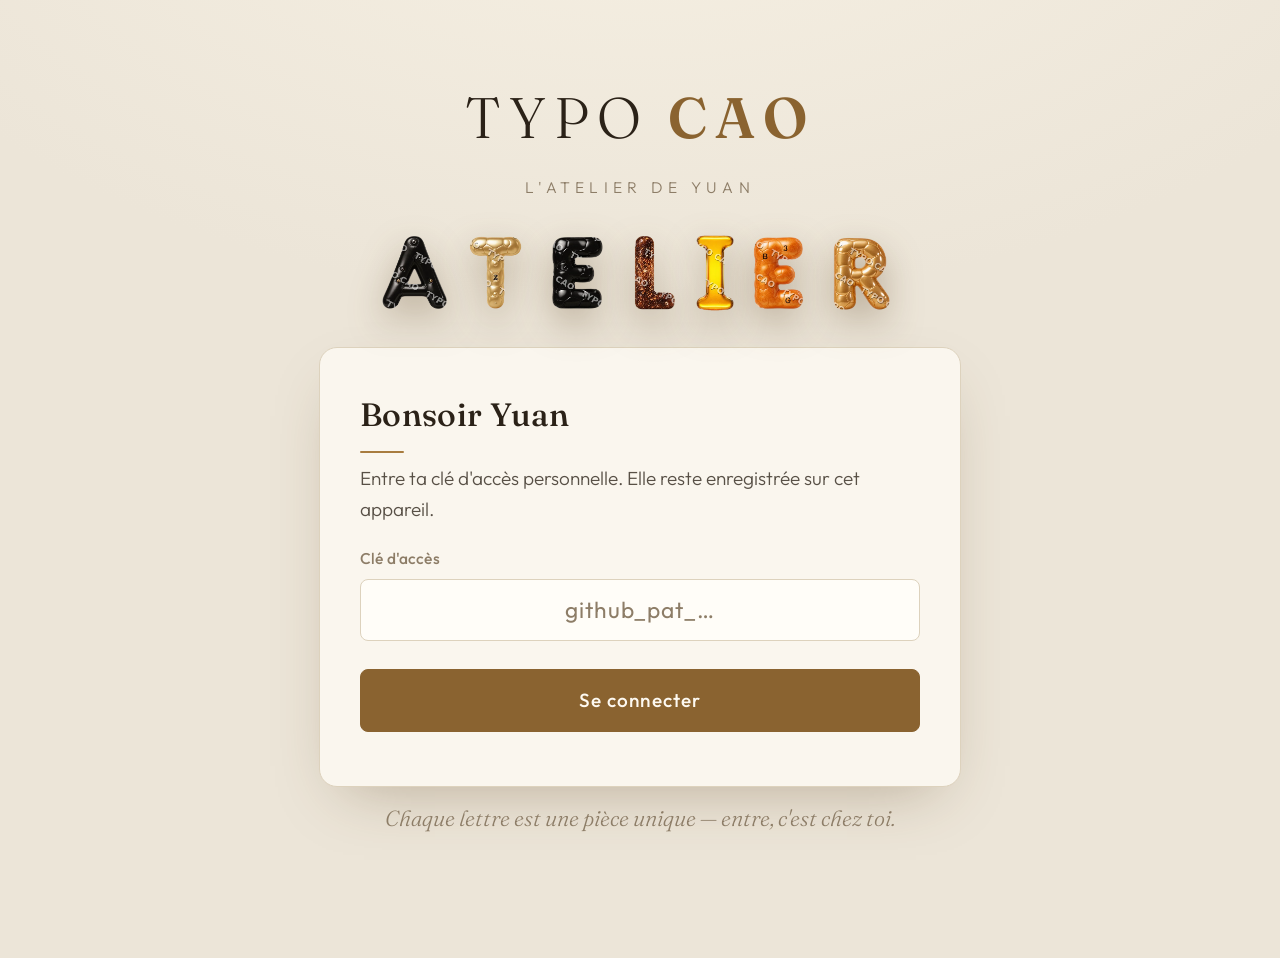
<file: admin.html>
<!doctype html>
<html lang="fr">
<head>
<meta charset="utf8">
<meta name="viewport" content="width=device-width,initial-scale=1">
<title data-i18n="doc.titre">Atelier Typo Cao</title>
<link rel="stylesheet" href="ui.css">
<script src="ui.js"></script>
<script src="i18n-atelier.js"></script>
<script src="courrier-atelier.js"></script>
<link rel="stylesheet" href="https://fonts.googleapis.com/css2?family=Fraunces:opsz,wght@9..144,300;9..144,500;9..144,600&family=Outfit:wght@300;400;500;600&display=swap">
<style>
:root{
  --bg:#ece5d8; --surface:#faf6ee; --fg:#2b2218; --muted:#8d7d67;
  --gold:#a87c3f; --gold-deep:#8a6330; --line:#ddd2bd; --ok:#3d7a46; --err:#a33b2e;
  --ombre:0 24px 60px -24px rgba(90,62,28,.35);
  --display:"Fraunces",Georgia,serif; --body:"Outfit",system-ui,sans-serif;
}
html{font-size:19px}
body{margin:0;background:var(--bg);background-image:radial-gradient(1200px 700px at 50% -200px,#f7f1e4,var(--bg) 72%);color:var(--fg);font-family:var(--body);font-weight:300;line-height:1.65;padding-inline:16px;min-height:100vh}
.wrap{max-width:900px;margin:0 auto;padding-block:40px 90px}
h1{font-family:var(--display);font-weight:300;letter-spacing:.14em;font-size:clamp(2.2rem,6vw,3rem);margin:0}
h1 b{color:var(--gold-deep);font-weight:600}
h2{font-family:var(--display);font-weight:500;font-size:1.55rem;margin:0 0 6px;letter-spacing:.01em}
h2::after{content:"";display:block;width:44px;height:2px;background:var(--gold);margin-top:10px;border-radius:2px}
.sub{color:var(--muted);font-size:.82rem;letter-spacing:.34em;text-transform:uppercase;margin-top:10px}
section{background:var(--surface);border:1px solid var(--line);border-radius:14px;padding:34px 34px 38px;margin-top:28px;box-shadow:0 1px 0 #fffdf8 inset}
@media (max-width:640px){section{padding:24px 20px 28px}}
/* ---- journal des visites & connexions ---- */
.chips{display:flex;flex-wrap:wrap;gap:10px;margin:14px 0 4px}
.chip{background:#faf6ec;border:1px solid var(--line);border-radius:999px;padding:8px 18px;font-size:.95rem}
.chip b{font-weight:600;color:var(--gold-deep)}
.chip.alerte{background:#fdf0ee;border-color:#e8c4bc;color:#8c3b2e}
.chip.alerte b{color:#a63d2a}
.graph{display:flex;align-items:flex-end;gap:5px;height:110px;margin:18px 2px 4px;border-bottom:1px solid var(--line);padding-bottom:0}
.graph .barre{flex:1;min-width:8px;background:linear-gradient(180deg,#d9b25e,#c09540);border-radius:3px 3px 0 0;position:relative;min-height:2px}
.graph .barre.vide{background:#eee5d2}
.graph .barre span{position:absolute;top:-21px;left:50%;transform:translateX(-50%);font-size:.78rem;color:#8a7f6a;white-space:nowrap}
.graph-legende{display:flex;gap:5px;margin-bottom:10px}
.graph-legende i{flex:1;min-width:8px;font-style:normal;font-size:.74rem;color:#a89a7f;text-align:center}
.conn-liste{margin-top:8px;border-top:1px solid var(--line)}
.conn{display:flex;flex-wrap:wrap;gap:4px 14px;align-items:baseline;padding:10px 4px;border-bottom:1px solid var(--line);font-size:.95rem}
.conn .quand{color:#8a7f6a;font-variant-numeric:tabular-nums;min-width:138px}
.conn .quoi{font-weight:500}
.conn .detail{color:#8a7f6a}
.conn.ok .quoi{color:#4a6b3a}
.conn.alerte{background:#fdf0ee;border-radius:6px}
.conn.alerte .quoi{color:#a63d2a}
.hint{color:var(--fg);opacity:.78;font-size:1rem;margin:10px 0 20px;max-width:56ch}



/* boutons et champs : voir ui.css — ici, seulement ce qui est propre à l'atelier */







/* ---- écran de connexion : l'entrée de l'atelier ---- */
.porte{min-height:92vh;display:flex;flex-direction:column;align-items:center;justify-content:center;text-align:center}
.lettres{display:flex;align-items:flex-end;justify-content:center;gap:.3rem;margin:34px 0 10px;flex-wrap:wrap}
.lettres img{height:clamp(44px,9vw,76px);width:auto;filter:drop-shadow(0 14px 18px rgba(90,62,28,.35))}
@media (prefers-reduced-motion:no-preference){
  .lettres img{animation:entree .6s cubic-bezier(.2,.9,.3,1.35) both;animation-delay:calc(var(--i)*90ms)}
  @keyframes entree{from{opacity:0;transform:translateY(22px) scale(.82)}to{opacity:1;transform:none}}
}
.porte-carte{width:min(560px,100%);background:var(--surface);border:1px solid var(--line);border-radius:18px;padding:40px 40px 44px;margin-top:26px;box-shadow:var(--ombre);text-align:left}
@media (max-width:640px){.porte-carte{padding:28px 22px 32px}}
.porte-carte h2{font-size:1.7rem}
.porte-carte input{min-height:var(--ctl-h-lg);font-size:1.2rem;letter-spacing:.04em;text-align:center}
.porte-carte button{width:100%;min-height:var(--ctl-h-lg);font-size:1rem;margin-top:8px}
.bienvenue{font-family:var(--display);font-weight:300;font-size:1.15rem;color:var(--muted);margin:14px 0 0;font-style:italic}
.row{display:flex;gap:10px;align-items:center;flex-wrap:wrap}
.tarif-row{display:grid;grid-template-columns:1.2fr 110px 100px 100px 1.4fr auto;gap:10px;margin-bottom:10px;align-items:center}
.tarif-row .t-montant,.tarif-row .t-yuan{text-align:right}
.qr-grille{display:grid;grid-template-columns:repeat(auto-fit,minmax(190px,1fr));gap:14px}
.qr-case{border:1px solid var(--line);border-radius:8px;padding:12px;background:#fffdf8;display:flex;flex-direction:column;gap:8px;align-items:center;text-align:center}
.qr-case b{font-weight:500;font-size:.92rem}
.qr-case .cadre{width:100%;aspect-ratio:1;border-radius:6px;background:#f3ece0;display:grid;place-items:center;overflow:hidden}
.qr-case .cadre img{width:100%;height:100%;object-fit:contain}
.qr-case .cadre span{color:var(--muted);font-size:.84rem}
.qr-case .row{justify-content:center}
.qr-case input[type=file]{font-size:.82rem}
@media (max-width:640px){.tarif-row{grid-template-columns:1fr 1fr;grid-auto-rows:auto}}
.mat-grid{display:grid;grid-template-columns:repeat(auto-fill,minmax(130px,1fr));gap:12px}
.mat{border:1px solid var(--line);border-radius:6px;padding:8px;background:#fffdf8;display:flex;flex-direction:column;gap:6px}
.mat img{height:76px;object-fit:contain}
.mat input{min-height:var(--ctl-h-sm);font-size:.88rem;padding:.4em .6em}
.coll-row{display:flex;gap:10px;align-items:center;border:1px solid var(--line);border-radius:6px;padding:10px 12px;margin-bottom:8px;background:#fffdf8}
.coll-row img{height:44px}
.avis-admin{display:flex;flex-direction:column;gap:10px}
.avis-card{border:1px solid var(--line);border-radius:6px;padding:12px 14px;background:#fffdf8}
.avis-card.publie{border-color:var(--ok)}
.avis-card .tete{display:flex;gap:10px;align-items:baseline;flex-wrap:wrap}
.avis-card .nom{font-weight:500}
.avis-card .note{color:var(--gold-deep);letter-spacing:2px}
.avis-card .quand{color:var(--muted);font-size:.82rem}
.avis-card .etat{margin-left:auto;font-size:.7rem;letter-spacing:.12em;text-transform:uppercase;color:var(--muted)}
.avis-card.publie .etat{color:var(--ok)}
.avis-card .texte{margin:6px 0 10px;font-size:.88rem}
.media-liste{display:flex;flex-direction:column;gap:10px}
.media-card{display:grid;grid-template-columns:auto 1fr auto;gap:14px;align-items:center;border:1px solid var(--line);border-radius:8px;padding:12px 14px;background:#fffdf8}
.media-card .vignette{width:96px;height:72px;object-fit:cover;border-radius:4px;background:#2b2218;box-shadow:0 6px 14px -6px rgba(90,62,28,.5)}
.media-card .titre{font-weight:500}
.media-card .det{color:var(--muted);font-size:.86rem}
.media-card .actions{display:flex;gap:8px;flex-wrap:wrap;justify-content:flex-end}
.media-card .liens{grid-column:1/-1;font-size:.86rem;display:flex;flex-direction:column;gap:6px}
.media-card .liens div{display:flex;gap:10px;align-items:center;flex-wrap:wrap}
.media-card .liens code{background:#f3ece0;padding:4px 8px;border-radius:4px;font-size:.84rem;user-select:all}
.media-card .liens .vieux{opacity:.55;text-decoration:line-through}
.media-form{display:grid;grid-template-columns:1fr 1fr 1fr;gap:0 14px}
.media-form .large{grid-column:1/-1}
.media-form label.f{margin-top:12px}
@media (max-width:760px){.media-form{grid-template-columns:1fr}.media-card{grid-template-columns:auto 1fr}.media-card .actions{grid-column:1/-1;justify-content:flex-start}}
.status{position:fixed;left:50%;bottom:18px;transform:translateX(-50%);background:var(--fg);color:#fdf9f1;border-radius:6px;padding:10px 20px;font-size:.85rem;max-width:90vw;z-index:9}
.status.err{background:var(--err)}
.status.ok{background:var(--ok)}
.savebar{position:sticky;bottom:0;background:var(--surface);border:1px solid var(--line);border-radius:8px;padding:14px 20px;margin-top:22px;display:flex;gap:12px;align-items:center;flex-wrap:wrap}
.savebar .note{color:var(--muted);font-size:.88rem}
.topbar{display:flex;align-items:baseline;gap:16px;flex-wrap:wrap}
.topbar h1{font-size:1.7rem}
.topbar .right{margin-left:auto}
.langues{display:inline-flex;border:1px solid var(--line);border-radius:999px;overflow:hidden;background:var(--surface);flex:none}
.langues button{min-height:var(--ctl-h-sm);padding:0 .9em;border:0;border-radius:0;background:transparent;color:var(--muted);font-size:.8rem}
.langues button:hover{background:rgba(168,124,63,.1);color:var(--gold-deep);border-color:transparent}
.langues button.on{background:var(--gold-deep);color:#fdf9f1}
/* nouveautés */
.nouveautes{margin-top:18px;padding:22px 26px;border-radius:12px;background:#fffdf8;border:1px solid var(--gold);box-shadow:0 10px 30px -18px rgba(90,62,28,.5)}
.nv-tete{display:flex;align-items:baseline;gap:12px;flex-wrap:wrap}
.nv-tete b{font-weight:500;font-size:1.15rem}
.nv-pastille{background:var(--gold-deep);color:#fdf9f1;border-radius:999px;padding:3px 11px;font-size:.72rem;letter-spacing:.1em;text-transform:uppercase;flex:none}
.nv-date{color:var(--muted);font-size:.86rem;margin-left:auto}
.nouveautes ul{margin:14px 0 16px;padding-left:1.1em;line-height:1.75}
.nouveautes li{margin-bottom:6px}
.nv-lien{margin:14px 0 0;text-align:right}
.nv-lien a{color:var(--muted);font-size:.88rem}
.nv-lien a:hover{color:var(--gold-deep)}
.modal-nv{position:fixed;inset:0;background:rgba(43,34,24,.5);display:flex;align-items:center;justify-content:center;z-index:40;padding:20px;box-sizing:border-box}
.nv-panneau{background:var(--surface);border:1px solid var(--line);border-radius:14px;max-width:760px;width:100%;max-height:88vh;overflow-y:auto;padding:28px 32px;box-sizing:border-box;box-shadow:0 30px 70px rgba(90,62,28,.35)}
.nv-panneau-tete{display:flex;align-items:center;gap:16px}
.nv-panneau-tete h2{margin:0;flex:1}
.nv-entree{border-top:1px solid var(--line);margin-top:18px;padding-top:16px}
.nv-entree:first-of-type{border-top:0}
.nv-entree .nv-tete b{font-size:1.02rem}
.nv-entree ul{margin:10px 0 0;padding-left:1.1em;line-height:1.7;color:var(--fg)}
html[lang="zh-Hans"] .nv-pastille{letter-spacing:.04em}
@media (max-width:640px){.nouveautes{padding:18px 18px}.nv-panneau{padding:22px 18px}.nv-date{margin-left:0;width:100%}}
html[lang="zh-Hans"] label.f{letter-spacing:.02em;text-transform:none;font-size:.85rem}
html[lang="zh-Hans"] button,html[lang="zh-Hans"] .onglets button{letter-spacing:.02em}
html[lang="zh-Hans"] .sub{letter-spacing:.08em}
.progress{font-size:.9rem;color:var(--gold-deep)}
/* ---- tableau de bord à onglets, écran fixe ---- */
body.dash{height:100vh;overflow:hidden}
body.dash .wrap{height:100vh;padding-block:18px 0;display:flex;flex-direction:column;box-sizing:border-box}
#dashView{display:flex;flex-direction:column;flex:1;min-height:0}
.onglets{display:flex;gap:4px;margin-top:16px;border-bottom:1px solid var(--line);overflow-x:auto;scrollbar-width:none;flex-shrink:0}
.onglets::-webkit-scrollbar{display:none}
.onglets button{appearance:none;min-height:3rem;padding:0 1em;background:none;border:0;border-bottom:2px solid transparent;margin-bottom:-1px;font:inherit;font-size:.92rem;font-weight:400;color:var(--muted);white-space:nowrap;letter-spacing:.01em;border-radius:0}
.onglets button:hover{color:var(--fg);background:none;transform:none;box-shadow:none}
.onglets button.actif{color:var(--gold-deep);font-weight:500;border-bottom-color:var(--gold)}
.onglets button .n{display:inline-block;min-width:18px;padding:0 5px;margin-left:6px;border-radius:999px;background:#efe6d3;color:var(--gold-deep);font-size:.7rem;font-weight:600;line-height:18px;text-align:center;vertical-align:1px}
.pages{flex:1;min-height:0;overflow-y:auto;padding-bottom:24px;scroll-behavior:smooth}
.pages section:first-child{margin-top:22px}
.page[hidden]{display:none}
.accueil-mot{margin-top:22px;padding:28px 34px;border-radius:14px;background:linear-gradient(135deg,#fbf7ef,#f3eadb);border:1px solid var(--line);display:flex;gap:22px;align-items:center;flex-wrap:wrap}
.accueil-mot .lettre{width:64px;height:64px;object-fit:contain;filter:drop-shadow(0 10px 14px rgba(70,48,22,.25));flex-shrink:0}
.accueil-mot h2{font-size:1.75rem;margin:0}
.accueil-mot h2::after{display:none}
.accueil-mot p{margin:6px 0 0;color:var(--muted);font-size:.95rem;max-width:56ch}
.savebar{z-index:2}
body.dash .wrap{max-width:1480px}
.j-cols{display:grid;grid-template-columns:1fr;gap:28px 48px;margin-top:6px}
.j-droite .hint{margin-bottom:8px}
@media (min-width:1100px){
  .j-cols{grid-template-columns:1.05fr .95fr}
  .j-droite{border-left:1px solid var(--line);padding-left:40px}
  body.dash section{padding:38px 44px 42px}
  body.dash .mat-grid{grid-template-columns:repeat(auto-fill,minmax(150px,1fr));gap:14px}
  body.dash .hint{max-width:72ch}
}
@media (max-width:640px){.accueil-mot{padding:22px 20px}.onglets button{padding:10px 12px;font-size:.86rem}}
[hidden]{display:none!important}

/* ---------- onglet Courrier ---------- */
/* la page prend la hauteur disponible : on ne doit jamais avoir à faire
   défiler l'atelier pour atteindre le bouton d'envoi */
.page[data-page="courrier"]{height:100%}
.page[data-page="courrier"] .co{display:flex;flex-direction:column;min-height:0;margin:18px 0 0;
  /* 18 px au-dessus + les 24 px de respiration que .pages ajoute en bas */
  height:calc(100% - 42px)}
.co-plan{display:grid;grid-template-columns:minmax(260px,.85fr) 1.5fr;gap:0;
  border:1px solid var(--line);border-radius:10px;overflow:hidden;background:var(--surface);
  flex:1;min-height:340px}
.co-liste{display:flex;flex-direction:column;min-width:0;border-right:1px solid var(--line);background:var(--surface2,#f6f0e4)}
.co-barre{display:flex;align-items:center;gap:8px;padding:8px 10px;border-bottom:1px solid var(--line);flex:none}
.co-cpt{margin-inline-start:auto;font-size:.74rem;color:var(--muted);white-space:nowrap}
.co-fil{overflow:auto;flex:1;scrollbar-width:thin;scrollbar-color:var(--gold) transparent}
.co-msg{display:block;width:100%;max-width:100%;overflow:hidden;text-align:start;
  color:var(--fg);background:transparent;border:0;border-bottom:1px solid var(--line);border-radius:0;
  padding:11px 12px;min-height:0;letter-spacing:0;font-weight:400;box-shadow:none;cursor:pointer}
.co-msg:hover{background:rgba(168,124,63,.07)}
.co-msg.on{background:var(--surface);box-shadow:inset 3px 0 0 var(--gold)}
.co-msg .l1{display:flex;align-items:baseline;gap:8px;min-width:0}
.co-msg .de{min-width:0;flex:0 1 auto;font-family:var(--display,Georgia,serif);font-weight:500;font-size:.95rem;
  overflow:hidden;text-overflow:ellipsis;white-space:nowrap}
html[lang="zh-Hans"] .co-msg .de{font-family:inherit}
.co-msg.neuf .de::before{content:"";display:inline-block;width:7px;height:7px;border-radius:50%;
  background:var(--gold);margin-inline-end:7px;vertical-align:middle}
.co-msg .quand{margin-inline-start:auto;font-size:.68rem;color:var(--muted);white-space:nowrap;flex:none}
.co-msg .objet{display:block;font-size:.84rem;margin-top:2px;overflow:hidden;text-overflow:ellipsis;white-space:nowrap}
.co-msg .extrait{display:block;font-size:.75rem;color:var(--muted);margin-top:3px;overflow:hidden;text-overflow:ellipsis;white-space:nowrap}
.co-msg.fait .objet{text-decoration:line-through;text-decoration-color:var(--line)}
.co-etiq{display:inline-block;flex:none;font-size:.6rem;letter-spacing:.08em;text-transform:uppercase;
  border:1px solid var(--line);border-radius:999px;padding:1px 7px;color:var(--gold-deep);background:var(--surface)}
.co-vide{padding:34px 18px;text-align:center;color:var(--muted);font-size:.85rem;line-height:1.7}
.co-lecture{display:flex;flex-direction:column;min-width:0;min-height:0}
.co-rien{flex:1;display:grid;place-items:center;color:var(--muted);font-size:.88rem;padding:24px;text-align:center}
.co-vue{flex:1;display:none;flex-direction:column;min-height:0}
.co-vue.on{display:flex}
.co-entete{padding:14px 18px 10px;border-bottom:1px solid var(--line);flex:none}
.co-entete h3{margin:0 0 5px;font-family:var(--display,Georgia,serif);font-weight:500;font-size:1.1rem;line-height:1.35;overflow-wrap:anywhere}
.co-meta{font-size:.78rem;color:var(--muted)}
.co-meta b{color:var(--fg);font-weight:500}
.co-corps{flex:1;min-height:60px;overflow:auto;overflow-wrap:anywhere;padding:14px 18px;
  white-space:pre-wrap;line-height:1.65;font-size:.9rem;scrollbar-width:thin;scrollbar-color:var(--gold) transparent}
.co-pj{display:flex;flex-wrap:wrap;gap:6px;margin-top:14px;padding-top:12px;border-top:1px dashed var(--line)}
.co-pj span{font-size:.74rem;color:var(--muted);border:1px solid var(--line);border-radius:6px;padding:3px 9px}
.co-reponse{flex:none;border-top:1px solid var(--line);padding:10px 18px 14px;display:flex;flex-direction:column;gap:8px;
  max-height:62%;overflow:auto;scrollbar-width:thin;scrollbar-color:var(--gold) transparent}
.co-mods{display:flex;flex-wrap:wrap;gap:6px;align-items:center}
.co-mods .t{font-size:.74rem;color:var(--muted);margin-inline-end:4px}
.co-mod{min-height:var(--ctl-h-sm);padding:0 .8em;font-size:.73rem;letter-spacing:.02em;
  background:transparent;color:var(--gold-deep);border:1px solid var(--line)}
.co-mod:hover{border-color:var(--gold);background:rgba(168,124,63,.08)}
.co-mod.on{background:var(--gold-deep);color:#fdf9f1;border-color:var(--gold-deep)}
.co-mod.sug{border-color:var(--gold)}
#coBrouillon{width:100%;min-height:104px;resize:vertical;font-size:.9rem;line-height:1.6}
.co-pied{display:flex;align-items:center;gap:10px;flex-wrap:wrap}
.co-reste{font-size:.76rem;color:#a33b2e}
.co-reste.ok{color:#3d7a46}
.co-parti{font-size:.82rem;color:#3d7a46}
.co-actions{margin-inline-start:auto;display:flex;gap:8px}
#coEnvoyer:disabled{opacity:.45;cursor:not-allowed}
.co-retour,.co-retour-rep{display:none;margin:0 0 5px;padding-inline:.6em;gap:.25em;align-self:flex-start}
.co-barre-rep{display:none}

/* écran étroit : la liste, puis le message, puis la réponse */
@media (max-width:900px){
  .co-plan{grid-template-columns:1fr;grid-template-rows:1fr;height:min(76vh,700px)}
  .co-plan > div{grid-area:1/1;min-width:0}
  .co-liste{border-right:0}
  .co-lecture{display:none}
  .co-plan.lit .co-liste{display:none}
  .co-plan.lit .co-lecture{display:flex}
  .co-rien{display:none}
  .co-retour,.co-retour-rep{display:inline-flex}
  .co-barre-rep{display:flex;flex:none;padding:10px 14px;border-top:1px solid var(--line)}
  .co-barre-rep button{width:100%}
  .co-reponse{display:none}
  .co-plan.repond .co-entete,.co-plan.repond .co-corps,.co-plan.repond .co-barre-rep{display:none}
  .co-plan.repond .co-reponse{display:flex;flex:1;max-height:none}
  .co-plan.repond #coBrouillon{flex:1}
  .co-mods{flex-wrap:nowrap;overflow-x:auto;scrollbar-width:none}
  .co-mods .t{display:none}
  .co-mod{flex:0 0 auto}
  .co-actions{margin-inline-start:0;flex:1 1 100%;display:grid;grid-template-columns:auto 1fr;gap:8px}
  .co-reste{flex:1 1 100%}
  .co-entete,.co-corps,.co-reponse{padding-inline:14px}
}
</style>
</head>
<body>
<div class="wrap">

  <!-- connexion : l'entrée de l'atelier -->
  <div id="loginView" class="porte">
    <h1>TYPO <b>CAO</b></h1>
    <div class="sub" data-i18n="porte.sous">L'atelier de Yuan</div>
    <div class="lettres" aria-hidden="true">
      <img src="assets/mix_A.webp" alt="" style="--i:0">
      <img src="assets/mix_T.webp" alt="" style="--i:1">
      <img src="assets/mix_E.webp" alt="" style="--i:2">
      <img src="assets/mix_L.webp" alt="" style="--i:3">
      <img src="assets/mix_I.webp" alt="" style="--i:4">
      <img src="assets/mix_E2.webp" alt="" style="--i:5">
      <img src="assets/mix_R.webp" alt="" style="--i:6">
    </div>
    <div class="porte-carte">
      <h2 id="salut" data-i18n="porte.bienvenue">Bienvenue</h2>
      <div id="authFields" hidden>
        <p class="hint" data-i18n="porte.numeroAide"></p>
        <label class="f" for="numtel" data-i18n="porte.numero">Ton numéro WhatsApp</label>
        <input type="tel" id="numtel" autocomplete="tel" data-i18n-ph="porte.telPh" placeholder="06 12 34 56 78">
      </div>
      <div id="codeFields" hidden>
        <p class="hint" data-i18n="porte.codeAide"></p>
        <label class="f" for="otp" data-i18n="porte.code">Code reçu sur WhatsApp</label>
        <input type="text" id="otp" inputmode="numeric" maxlength="6" autocomplete="one-time-code" placeholder="000000">
        <p class="hint" id="codeAide" hidden style="margin-top:14px"><span data-i18n="porte.aide1"></span> <b>+33 7 58 88 29 33</b><span data-i18n="porte.aide2"></span> <a href="#" id="renvoyerCode" data-i18n="porte.aideLien"></a><span data-i18n="porte.aide3"></span></p>
      </div>
      <div id="tokenFields" hidden>
        <p class="hint" data-i18n="porte.cleAide"></p>
        <label class="f" for="tok" data-i18n="porte.cle">Clé d'accès</label>
        <input type="password" id="tok" autocomplete="current-password" placeholder="github_pat_…">
      </div>
      <div style="margin-top:20px">
        <button id="loginBtn" data-i18n="porte.connecter">Se connecter</button>
        <div class="progress" id="loginMsg" style="text-align:center;margin-top:10px"></div>
      </div>
    </div>
    <p class="bienvenue" data-i18n="porte.mot"></p>
  </div>

  <!-- tableau de bord -->
  <div id="dashView" hidden>
    <div class="topbar">
      <h1>TYPO <b>CAO</b></h1>
      <div class="sub" data-i18n="dash.titre">Atelier de Yuan</div>
      <div class="right row">
        <div class="langues" id="langues" role="group" aria-label="Langue · 语言"><button type="button" data-lang="fr">FR</button><button type="button" data-lang="zh">中文</button></div>
        <a class="ghost" href="./" style="color:var(--gold-deep);font-size:.8rem" data-i18n="dash.voirSite">Voir le site →</a>
        <button class="ghost small" id="logoutBtn" data-i18n="dash.deconnexion">Se déconnecter</button>
      </div>
    </div>

    <nav class="onglets" data-i18n-aria="ong.aria" aria-label="Pages de l'atelier">
      <button type="button" data-page="accueil" class="actif"><span data-i18n="ong.accueil">Accueil</span><span class="n" id="nAccueil" hidden></span></button>
      <button type="button" data-page="boutique" data-i18n="ong.boutique">Contacts &amp; tarifs</button>
      <button type="button" data-page="collections"><span data-i18n="ong.collections">Collections</span><span class="n" id="nColl"></span></button>
      <button type="button" data-page="matieres"><span data-i18n="ong.matieres">Matières</span><span class="n" id="nMat"></span></button>
      <button type="button" data-page="revues"><span data-i18n="ong.revues">Revues</span><span class="n" id="nRevues"></span></button>
      <button type="button" data-page="videos"><span data-i18n="ong.videos">Vidéos</span><span class="n" id="nVideos"></span></button>
      <button type="button" data-page="courrier" id="ongCourrier" hidden><span data-i18n="ong.courrier">Courrier</span><span class="n" id="nCourrier" hidden></span></button>
      <button type="button" data-page="avis"><span data-i18n="ong.avis">Avis clients</span><span class="n" id="nAvis" hidden></span></button>
    </nav>

    <div class="pages">
    <div class="page" data-page="accueil">
    <div class="accueil-mot">
      <img class="lettre" src="assets/perles_Y.webp" alt="">
      <div>
        <h2 id="accueilSalut"></h2>
        <p data-i18n="acc.mot"></p>
      </div>
    </div>

    <section class="nouveautes" id="nouveautesCarte" hidden>
      <div class="nv-tete">
        <span class="nv-pastille" data-i18n="nv.nouveau"></span>
        <b id="nvTitre"></b>
        <span class="nv-date" id="nvDate"></span>
      </div>
      <ul id="nvPoints"></ul>
      <div class="row" style="margin-top:4px">
        <button class="small" id="nvVu" data-i18n="nv.vu"></button>
        <button class="ghost small" id="nvHisto" data-i18n="nv.histo"></button>
      </div>
    </section>

    <p class="nv-lien" id="nvLienBas"><a href="#" id="nvHisto2" data-i18n="nv.histo"></a></p>

    <section id="journalSection" hidden>
      <h2 data-i18n="jr.titre"></h2>
      <p class="hint" data-i18n="jr.sous"></p>
      <div class="j-cols">
        <div class="j-gauche">
          <b style="font-weight:500;display:block" data-i18n="jr.vitrine"></b>
          <div class="chips" id="journalChips"></div>
          <div id="journalGraphBox" hidden>
            <div class="graph" id="journalGraph"></div>
            <div class="graph-legende" id="journalGraphLegende"></div>
          </div>
        </div>
        <div class="j-droite">
          <b style="font-weight:500;display:block" data-i18n="jr.porte"></b>
          <p class="hint" style="margin-top:4px" data-i18n="jr.porteSous"></p>
          <div class="conn-liste" id="journalConnexions"></div>
          <p class="hint" id="journalNote" style="margin-top:12px"></p>
        </div>
      </div>
    </section>
    </div>

    <div class="page" data-page="boutique" hidden>
    <section>
      <h2 data-i18n="ct.titre"></h2>
      <label class="f" data-i18n="ct.whatsapp"></label>
      <input type="text" id="fWhatsapp" placeholder="33612345678">
      <label class="f" data-i18n="ct.instagram"></label>
      <input type="text" id="fInstagram" placeholder="mon.pseudo">
      <label class="f" data-i18n="ct.paypal"></label>
      <input type="text" id="fPaypal" placeholder="ex. YuanCao — ton lien est paypal.me/YuanCao">
      <label class="f" data-i18n="ct.wechat"></label>
      <input type="text" id="fWechat" placeholder="ex. yuan_cao_88">
      <p class="hint" style="margin-top:8px" data-i18n-html="ct.wechatAide"></p>
      <label class="f" data-i18n="ct.qr"></label>
      <div class="qr-grille" id="qrGrille"></div>
      <p class="hint" style="margin-top:10px" data-i18n-html="ct.qrAide"></p>
      <p class="hint" style="margin-top:8px" data-i18n-html="ct.paypalAide"></p>
    </section>

    <section>
      <h2 data-i18n="tf.titre"></h2>
      <p class="hint" data-i18n-html="tf.aide"></p>
      <div id="tarifList"></div>
      <button class="ghost small" id="addTarif" data-i18n="tf.ajouter"></button>
    </section>
    </div>

    <div class="page" data-page="collections" hidden>
    <section>
      <h2 data-i18n="co.titre"></h2>
      <p class="hint" data-i18n-html="co.aide"></p>
      <div id="collList"></div>
      <div style="border-top:1px solid var(--line);margin-top:14px;padding-top:14px">
        <b style="font-weight:500" data-i18n="co.nouvelle"></b>
        <label class="f" data-i18n="co.nom"></label>
        <input type="text" id="newCollLabel" data-i18n-ph="co.nomPh" placeholder="Roses">
        <label class="f" data-i18n="co.images"></label>
        <input type="file" id="newCollFiles" multiple accept="image/png,image/webp,image/jpeg">
        <div class="row" style="margin-top:12px">
          <button id="addCollBtn" data-i18n="co.envoyer"></button>
          <span class="progress" id="collMsg"></span>
        </div>
      </div>
    </section>
    </div>

    <div class="page" data-page="matieres" hidden>
    <section>
      <h2 data-i18n="ma.titre"></h2>
      <div class="mat-grid" id="matGrid"></div>
      <div style="border-top:1px solid var(--line);margin-top:14px;padding-top:14px">
        <b style="font-weight:500" data-i18n="ma.nouvelle"></b>
        <div class="row" style="margin-top:8px">
          <input type="text" id="newMatNom" data-i18n-ph="ma.nom" placeholder="Nom (ex. Velours bleu nuit)" style="flex:1;min-width:160px">
          <input type="file" id="newMatFile" accept="image/png,image/webp,image/jpeg">
          <button class="small" id="addMatBtn" data-i18n="ma.ajouter"></button>
        </div>
        <span class="progress" id="matMsg"></span>
      </div>
    </section>
    </div>

    <div class="page" data-page="revues" hidden>
    <section>
      <h2 data-i18n="rv.titre"></h2>
      <p class="hint" data-i18n-html="rv.aide"></p>
      <div id="revuesListe" class="media-liste"></div>
      <div style="border-top:1px solid var(--line);margin-top:14px;padding-top:14px">
        <b style="font-weight:500" data-i18n="rv.nouvelle"></b>
        <div class="media-form">
          <div><label class="f" data-i18n="rv.titreCh"></label><input type="text" id="revTitre" data-i18n-ph="rv.titrePh" placeholder="Revue n°1 — Perles & Or"></div>
          <div><label class="f" data-i18n="rv.prix"></label><input type="text" id="revPrix" data-i18n-ph="rv.prixPh" placeholder="9 €"></div>
          <div><label class="f" data-i18n="rv.montant"></label><input type="number" id="revMontant" min="0" step="0.5" placeholder="9"></div>
          <div><label class="f" data-i18n="rv.yuan"></label><input type="number" id="revYuan" min="0" step="1" placeholder="70"></div>
          <div class="large"><label class="f" data-i18n="rv.desc"></label><input type="text" id="revDesc" data-i18n-ph="rv.descPh" placeholder="20 pages de créations, idées de prénoms et de messages…"></div>
          <div class="large"><label class="f" data-i18n="rv.pdf"></label><input type="file" id="revFichier" accept="application/pdf"></div>
        </div>
        <div class="row" style="margin-top:12px">
          <button id="addRevBtn" data-i18n="rv.envoyer"></button>
          <span class="progress" id="revMsg"></span>
        </div>
      </div>
    </section>
    </div>

    <div class="page" data-page="courrier" id="pageCourrier" hidden></div>

    <div class="page" data-page="videos" hidden>
    <section>
      <h2 data-i18n="vd.titre"></h2>
      <p class="hint" data-i18n-html="vd.aide"></p>
      <div id="videosListe" class="media-liste"></div>
      <div style="border-top:1px solid var(--line);margin-top:14px;padding-top:14px">
        <b style="font-weight:500" data-i18n="vd.nouvelle"></b>
        <div class="media-form">
          <div><label class="f" data-i18n="vd.titreCh"></label><input type="text" id="vidTitre" data-i18n-ph="vd.titrePh" placeholder="Prénom sur une vidéo de mariage"></div>
          <div class="large"><label class="f" data-i18n="vd.desc"></label><input type="text" id="vidDesc" data-i18n-ph="vd.descPh" placeholder="Collection Perles & Or, effet Éclat"></div>
          <div><label class="f" data-i18n="vd.fichier"></label><input type="file" id="vidFichier" accept="video/mp4,video/webm"></div>
          <div><label class="f" data-i18n="vd.lien"></label><input type="url" id="vidLien" data-i18n-ph="vd.lienPh" placeholder="https://www.youtube.com/watch?v=…"></div>
        </div>
        <div class="row" style="margin-top:12px">
          <button id="addVidBtn" data-i18n="vd.envoyer"></button>
          <span class="progress" id="vidMsg"></span>
        </div>
      </div>
    </section>
    </div>

    <div class="page" data-page="avis" hidden>
    <section>
      <h2 data-i18n="av.titre"></h2>
      <p class="hint" data-i18n="av.aide"></p>
      <div id="avisAdminListe" class="avis-admin"></div>
      <div class="row" style="margin-top:14px">
        <button class="ghost small" id="avisSave" data-i18n="av.enregistrer"></button>
        <span class="progress" id="avisAdminMsg"></span>
      </div>
    </section>
    </div>

    <div class="savebar" id="savebar" hidden>
      <button id="saveBtn" data-i18n="sv.enregistrer"></button>
      <span class="note" data-i18n="sv.note"></span>
    </div>
    </div><!-- /.pages -->
  </div>
</div>

<div class="modal-nv" id="nvModal" hidden>
  <div class="nv-panneau">
    <div class="nv-panneau-tete">
      <h2 data-i18n="nv.histoTitre"></h2>
      <button type="button" class="ghost small" id="nvClose" data-i18n="nv.fermer"></button>
    </div>
    <p class="hint" data-i18n="nv.histoSous"></p>
    <div id="nvHistoListe"></div>
  </div>
</div>
<script>
/* ---------- langues : français et 中文 (textes dans i18n-atelier.js) ---------- */
const LANGUES = ["fr", "zh"];
let LANG = (() => {
  try { const m = localStorage.getItem("tc_lang_atelier"); if (LANGUES.includes(m)) return m; } catch {}
  return /\bzh/i.test((navigator.languages || [navigator.language || "fr"]).join(",")) ? "zh" : "fr";
})();
function t(cle, vars){
  const d = window.I18N_ATELIER || {};
  const v = (d[LANG] && d[LANG][cle]) || (d.fr && d.fr[cle]) || cle;
  return vars ? v.replace(/\{(\w+)\}/g, (m, k) => (vars[k] !== undefined ? vars[k] : m)) : v;
}
function appliquerLangue(complet){
  document.documentElement.lang = LANG === "zh" ? "zh-Hans" : "fr";
  for (const el of document.querySelectorAll("[data-i18n]")) el.textContent = t(el.dataset.i18n);
  for (const el of document.querySelectorAll("[data-i18n-html]")) el.innerHTML = t(el.dataset.i18nHtml);
  for (const el of document.querySelectorAll("[data-i18n-ph]")) el.placeholder = t(el.dataset.i18nPh);
  for (const el of document.querySelectorAll("[data-i18n-aria]")) el.setAttribute("aria-label", t(el.dataset.i18nAria));
  for (const b of document.querySelectorAll("#langues button")) b.classList.toggle("on", b.dataset.lang === LANG);
  if (window.habillerFichiers) habillerFichiers({ choisir: t("f.choisir"), aucun: t("f.aucun") });
  if (!complet) return;
  for (const f of [
    () => { const h = new Date().getHours(); $("accueilSalut").textContent = t(h >= 5 && h < 18 ? "dash.salutJour" : "dash.salutSoir"); },
    () => chargerJournal(),
    () => { const v = lireFormulaire(); $("tarifList").innerHTML = ""; (v.tarifs || []).forEach(tarifRow); },
    () => { $("matGrid").innerHTML = ""; (CFG.matieres || []).forEach(matCard); },
    () => { $("collList").innerHTML = ""; (CFG.collections || []).forEach(collRow); },
    () => rendreAvisAdmin(),
    () => { rendreRevues(); rendreVideos(); construireQr(); },
    () => afficherNouveautes(),
    () => { if (window.CourrierAtelier) window.CourrierAtelier.retraduire(); },
    () => compteurs()
  ]) { try { f(); } catch {} }
}
function choisirLangue(l){
  if (!LANGUES.includes(l)) return;
  LANG = l;
  try { localStorage.setItem("tc_lang_atelier", l); } catch {}
  appliquerLangue(!$("dashView").hidden);
}

const REPO = "Nraboudi-beep/typo-cao";
const BRANCHES = ["typo-cao", "main"];
const API = "https://api.github.com";
const ATELIER_API = "https://typo.atelierdedemain.fr/api/typo-cao";
let MODE = null;      // "serveur" (identifiant + code WhatsApp) ou "cle" (clé GitHub directe)
let TOKEN = null;     // clé GitHub (mode "cle")
let SESSION = null;   // jeton de session (mode "serveur")
let CFG = null;
let COURRIER = "";    // adresse du service de courrier, vide s'il n'est pas relié

/* ---------- API de l'atelier (le jeton GitHub reste sur le serveur) ---------- */
async function apiAtelier(path, options = {}){
  const r = await fetch(ATELIER_API + path, {
    ...options,
    headers: {
      "Content-Type": "application/json",
      ...(SESSION ? { "Authorization": "Bearer " + SESSION } : {}),
      ...(options.headers || {})
    }
  });
  const data = await r.json().catch(() => ({}));
  if (!r.ok){
    const err = new Error((data.error && data.error.message) || data.message || t("err.serveur", { s: r.status }));
    err.code = (data.error && data.error.code) || data.code || "";
    throw err;
  }
  return data;
}

/* ---------- API GitHub directe (mode clé, secours) ---------- */
function hdr(){ return { "Authorization": "Bearer " + TOKEN, "Accept": "application/vnd.github+json" }; }

async function ghGetFile(path, branch){
  const r = await fetch(`${API}/repos/${REPO}/contents/${path}?ref=${branch}`, { headers: hdr() });
  if (r.status === 404) return null;
  if (!r.ok) throw new Error(t("err.lecture", { s: r.status }));
  return r.json();
}

/* ---------- lecture / écriture, selon le mode ---------- */
async function readConfig(){
  if (MODE === "serveur"){
    const f = await apiAtelier("/file?path=config.json");
    return JSON.parse(decodeURIComponent(escape(atob(f.contentB64))));
  }
  const f = await ghGetFile("config.json", BRANCHES[0]);
  if (!f) throw new Error(t("err.config"));
  return JSON.parse(decodeURIComponent(escape(atob(f.content.replace(/\n/g, "")))));
}

async function putFile(path, base64, message){
  if (MODE === "serveur"){
    await apiAtelier("/file", { method: "PUT", body: JSON.stringify({ path, contentB64: base64, message }) });
    return;
  }
  for (const branch of BRANCHES){
    const existing = await ghGetFile(path, branch);
    const body = { message, content: base64, branch };
    if (existing && existing.sha) body.sha = existing.sha;
    const r = await fetch(`${API}/repos/${REPO}/contents/${path}`, {
      method: "PUT", headers: { ...hdr(), "Content-Type": "application/json" },
      body: JSON.stringify(body)
    });
    if (!r.ok){
      const e = await r.json().catch(() => ({}));
      throw new Error(t("err.enregistrement", { s: r.status }) + " " + (e.message || ""));
    }
  }
}

function toB64(str){
  return btoa(String.fromCharCode(...new TextEncoder().encode(str)));
}
async function blobToB64(blob){
  const buf = new Uint8Array(await blob.arrayBuffer());
  let s = "";
  for (let i = 0; i < buf.length; i += 0x8000) s += String.fromCharCode.apply(null, buf.subarray(i, i + 0x8000));
  return btoa(s);
}

/* ---------- traitement d'image : recadrage, 300px, filigrane ---------- */
async function traiterImage(file, maxH = 300){
  const bmp = await createImageBitmap(file);
  let c = document.createElement("canvas");
  c.width = bmp.width; c.height = bmp.height;
  let ctx = c.getContext("2d");
  ctx.drawImage(bmp, 0, 0);
  // recadrage sur les pixels non transparents
  const d = ctx.getImageData(0, 0, c.width, c.height).data;
  let minX = c.width, minY = c.height, maxX = 0, maxY = 0;
  for (let y = 0; y < c.height; y++)
    for (let x = 0; x < c.width; x++)
      if (d[(y * c.width + x) * 4 + 3] > 20){
        if (x < minX) minX = x; if (x > maxX) maxX = x;
        if (y < minY) minY = y; if (y > maxY) maxY = y;
      }
  if (maxX <= minX){ minX = 0; minY = 0; maxX = c.width - 1; maxY = c.height - 1; }
  const w = maxX - minX + 1, h = maxY - minY + 1;
  const nh = Math.min(maxH, h), nw = Math.round(w * nh / h);
  const out = document.createElement("canvas");
  out.width = nw; out.height = nh;
  const octx = out.getContext("2d");
  octx.drawImage(c, minX, minY, w, h, 0, 0, nw, nh);
  // filigrane uniquement sur la lettre (source-atop suit la forme)
  octx.globalCompositeOperation = "source-atop";
  octx.save();
  octx.translate(nw / 2, nh / 2);
  octx.rotate(-30 * Math.PI / 180);
  octx.font = "bold 26px system-ui, sans-serif";
  const stepX = 180, stepY = 86;
  let row = 0;
  for (let y = -nh; y < nh; y += stepY, row++){
    const off = (row % 2) * (stepX / 2);
    for (let x = -nw - stepX; x < nw + stepX; x += stepX){
      octx.fillStyle = "rgba(0,0,0,0.42)";
      octx.fillText("TYPO CAO", x + off + 2, y + 2);
      octx.fillStyle = "rgba(255,255,255,0.5)";
      octx.fillText("TYPO CAO", x + off, y);
    }
  }
  octx.restore();
  return new Promise(res => out.toBlob(res, "image/webp", 0.82));
}

/* ---------- interface ---------- */
const $ = id => document.getElementById(id);
function statusMsg(txt, cls = "ok"){
  const s = document.createElement("div");
  s.className = "status " + cls;
  s.textContent = txt;
  document.body.appendChild(s);
  setTimeout(() => s.remove(), 5000);
}

function tarifRow(tf = {}){
  const row = document.createElement("div");
  row.className = "tarif-row";
  row.innerHTML = `<input type="text" class="t-nom"><input type="text" class="t-prix">
    <input type="text" inputmode="decimal" class="t-montant"><input type="text" inputmode="decimal" class="t-yuan">
    <input type="text" class="t-det"><button class="danger small" type="button">✕</button>`;
  for (const [sel, cle] of [[".t-nom", "tf.nom"], [".t-prix", "tf.prix"], [".t-montant", "tf.montant"], [".t-yuan", "tf.yuan"], [".t-det", "tf.detail"]]) row.querySelector(sel).placeholder = t(cle);
  row.querySelector(".t-yuan").title = t("tf.yuanT");
  row.querySelector(".t-nom").value = tf.nom || "";
  row.querySelector(".t-prix").value = tf.prix || "";
  row.querySelector(".t-montant").value = tf.montant ? String(tf.montant) : "";
  row.querySelector(".t-yuan").value = tf.yuan ? String(tf.yuan) : "";
  row.querySelector(".t-det").value = tf.detail || "";
  // si l'on saisit un montant et que le prix affiché est vide, on le propose
  row.querySelector(".t-montant").addEventListener("change", () => {
    const m = Number(row.querySelector(".t-montant").value.replace(",", "."));
    if (m > 0 && !row.querySelector(".t-prix").value.trim()) row.querySelector(".t-prix").value = m + " €";
  });
  row.querySelector("button").onclick = () => row.remove();
  $("tarifList").appendChild(row);
}

function matCard(m){
  const el = document.createElement("div");
  el.className = "mat";
  el.innerHTML = `<img alt=""><input type="text" class="m-nom"><button class="danger small" type="button"></button>`;
  el.querySelector("button").textContent = t("ma.retirer");
  el.querySelector("img").src = "assets/" + m.fichier;
  el.querySelector(".m-nom").value = m.nom || "";
  el.dataset.fichier = m.fichier;
  el.querySelector("button").onclick = () => el.remove();
  $("matGrid").appendChild(el);
}

function collRow(c){
  const el = document.createElement("div");
  el.className = "coll-row";
  el.innerHTML = `<img alt=""><b style="font-weight:500"></b><span style="color:var(--muted);font-size:.9rem"></span><button class="danger small" style="margin-left:auto" type="button" data-r="co.retirerSite"></button>`;
  el.querySelector("img").src = `assets/${c.id}_A.webp`;
  el.querySelector("[data-r]").textContent = t("co.retirerSite");
  el.querySelector("b").textContent = c.label;
  el.querySelector("span").textContent = "(" + c.id + ")";
  el.dataset.id = c.id; el.dataset.label = c.label;
  el.querySelector("button").onclick = () => {
    if (document.querySelectorAll(".coll-row").length <= 1){ statusMsg(t("co.garder"), "err"); return; }
    el.remove();
  };
  $("collList").appendChild(el);
}

function remplir(){
  $("fWhatsapp").value = CFG.whatsapp || "";
  $("fInstagram").value = CFG.instagram || "";
  $("fPaypal").value = CFG.paypal || "";
  $("fWechat").value = CFG.wechat || "";
  $("tarifList").innerHTML = ""; (CFG.tarifs || []).forEach(tarifRow);
  $("matGrid").innerHTML = ""; (CFG.matieres || []).forEach(matCard);
  $("collList").innerHTML = ""; (CFG.collections || []).forEach(collRow);
}

function lireFormulaire(){
  return {
    whatsapp: $("fWhatsapp").value.replace(/[^\d]/g, ""),
    instagram: $("fInstagram").value.trim().replace(/^@/, ""),
    paypal: $("fPaypal").value.trim().replace(/^https?:\/\/(www\.)?paypal\.me\//i, "").replace(/^@/, "").replace(/\/.*$/, ""),
    wechat: $("fWechat").value.trim().replace(/^@/, ""),
    tarifs: [...document.querySelectorAll(".tarif-row")].map(r => {
      const m = Number(r.querySelector(".t-montant").value.trim().replace(",", "."));
      const y = Number(r.querySelector(".t-yuan").value.trim().replace(",", "."));
      return {
        nom: r.querySelector(".t-nom").value.trim(),
        prix: r.querySelector(".t-prix").value.trim(),
        ...(m > 0 ? { montant: Math.round(m * 100) / 100 } : {}),
        ...(y > 0 ? { yuan: Math.round(y * 100) / 100 } : {}),
        detail: r.querySelector(".t-det").value.trim()
      };
    }).filter(t => t.nom),
    collections: [...document.querySelectorAll(".coll-row")].map(r => ({ id: r.dataset.id, label: r.dataset.label })),
    matieres: [...document.querySelectorAll(".mat")].map(m => ({ fichier: m.dataset.fichier, nom: m.querySelector(".m-nom").value.trim() }))
  };
}

/* ---------- actions ---------- */
async function readJsonFile(path){
  try {
    if (MODE === "serveur"){
      const f = await apiAtelier("/file?path=" + encodeURIComponent(path));
      return JSON.parse(decodeURIComponent(escape(atob(f.contentB64))));
    }
    const f = await ghGetFile(path, BRANCHES[0]);
    if (!f) return null;
    return JSON.parse(decodeURIComponent(escape(atob(f.content.replace(/\n/g, "")))));
  } catch { return null; }
}

/* ---- modération des avis ---- */
let AVIS = [];

function rendreAvisAdmin(){
  const box = $("avisAdminListe");
  box.innerHTML = "";
  if (!AVIS.length){
    box.innerHTML = `<p class="hint">${t("av.aucunRecu")}</p>`;
    return;
  }
  AVIS.slice().reverse().forEach(a => {
    const el = document.createElement("div");
    el.className = "avis-card" + (a.approuve ? " publie" : "");
    el.innerHTML = `<div class="tete"><span class="nom"></span><span class="note"></span><span class="quand"></span><span class="etat"></span></div>
      <p class="texte"></p>
      <div class="row"><button class="small" type="button" data-act="toggle"></button>
      <button class="danger small" type="button" data-act="suppr"></button></div>`;
    el.querySelector('[data-act="suppr"]').textContent = t("av.supprimer");
    el.querySelector(".nom").textContent = a.nom || t("av.client");
    el.querySelector(".note").textContent = "★".repeat(Math.max(1, Math.min(5, a.note || 5)));
    el.querySelector(".quand").textContent = a.date ? new Date(a.date).toLocaleString(t("gen.locale")) : "";
    el.querySelector(".etat").textContent = t(a.approuve ? "av.publie" : "av.attente");
    el.querySelector(".texte").textContent = a.message || "";
    el.querySelector('[data-act="toggle"]').textContent = t(a.approuve ? "av.masquer" : "av.publier");
    el.querySelector('[data-act="toggle"]').onclick = () => { a.approuve = !a.approuve; rendreAvisAdmin(); };
    el.querySelector('[data-act="suppr"]').onclick = () => { AVIS = AVIS.filter(x => x !== a); rendreAvisAdmin(); };
    box.appendChild(el);
  });
  if (typeof compteurs === "function") compteurs();
}

$("avisSave").onclick = async () => {
  $("avisSave").disabled = true;
  $("avisAdminMsg").textContent = "Enregistrement…";
  try {
    await putFile("avis.json", toB64(JSON.stringify(AVIS, null, 2)), t("av.message"));
    $("avisAdminMsg").textContent = "";
    statusMsg(t("av.enregistres"));
  } catch (e) {
    $("avisAdminMsg").textContent = "";
    statusMsg(t("err.echec", { e: e.message }), "err");
  }
  $("avisSave").disabled = false;
};

/* ---- journal des visites & des tentatives d'entrée (mode serveur) ---- */
const CONN_CLASSES = { connexion_reussie: "ok", code_envoye: "ok", numero_inconnu: "alerte", code_errone: "alerte", code_expire: "", trop_essais: "alerte" };

async function chargerJournal(){
  if (MODE !== "serveur") return;
  let j;
  try { j = await apiAtelier("/journal"); } catch { return; }
  $("journalSection").hidden = false;

  const parJour = {};
  (j.jours || []).forEach(d => parJour[d.jour] = d);
  const serie = [];
  for (let i = 13; i >= 0; i--){
    const d = new Date(Date.now() - i * 86400000);
    serie.push({ cle: d.toISOString().slice(0, 10), date: d, data: parJour[d.toISOString().slice(0, 10)] });
  }
  const auj = serie[13].data;
  const visites7 = serie.slice(-7).reduce((a, s) => a + (s.data ? s.data.visites : 0), 0);
  const atelier7 = serie.slice(-7).reduce((a, s) => a + ((s.data && s.data.pages && s.data.pages.atelier) || 0), 0);
  const refus = (j.connexions || []).filter(c => c.type === "numero_inconnu" || c.type === "code_errone" || c.type === "trop_essais").length;

  const chips = $("journalChips");
  chips.innerHTML = "";
  const chip = (html, alerte) => { const s = document.createElement("span"); s.className = "chip" + (alerte ? " alerte" : ""); s.innerHTML = html; chips.appendChild(s); };
  chip(t("jr.aujourdhui", { v: auj ? auj.visites : 0, u: auj ? auj.visiteurs : 0 }));
  chip(t("jr.sept", { v: visites7 }));
  if (atelier7) chip(t("jr.atelier", { v: atelier7 }));
  if (refus) chip(t("jr.refus", { v: refus }), true);

  const max = Math.max(1, ...serie.map(s => s.data ? s.data.visites : 0));
  const g = $("journalGraph"), leg = $("journalGraphLegende");
  g.innerHTML = ""; leg.innerHTML = "";
  serie.forEach(s => {
    const v = s.data ? s.data.visites : 0;
    const b = document.createElement("div");
    b.className = "barre" + (v ? "" : " vide");
    b.style.height = Math.max(2, Math.round(v / max * 100)) + "%";
    if (v) b.innerHTML = "<span>" + v + "</span>";
    b.title = t("jr.barre", { d: s.date.toLocaleDateString(t("gen.locale")), v }) + (s.data ? t("jr.barreVisiteurs", { u: s.data.visiteurs }) : "");
    g.appendChild(b);
    const i = document.createElement("i");
    i.textContent = s.date.getDate();
    leg.appendChild(i);
  });
  $("journalGraphBox").hidden = false;

  const box = $("journalConnexions");
  box.innerHTML = "";
  const conns = (j.connexions || []).slice(0, 40);
  if (!conns.length){
    box.innerHTML = `<p class="hint" style="padding-top:10px">${t("jr.calme")}</p>`;
  }
  conns.forEach(c => {
    const el = document.createElement("div");
    el.className = "conn " + (CONN_CLASSES[c.type] || "");
    el.innerHTML = '<span class="quand"></span><span class="quoi"></span><span class="detail"></span>';
    el.querySelector(".quand").textContent = new Date(c.date).toLocaleString(t("gen.locale"), { dateStyle: "short", timeStyle: "short" });
    el.querySelector(".quoi").textContent = t("jr." + c.type);
    el.querySelector(".detail").textContent = (c.numero ? "numéro " + c.numero + " · " : "") + "ip " + (c.ip || "?");
    box.appendChild(el);
  });
  $("journalNote").textContent = refus
    ? "Des tentatives refusées sans que vous ayez essayé de vous connecter ? Quelqu'un a cherché à entrer : préviens Nizar et garde une capture de cette liste — elle pourra servir de preuve."
    : "Si un jour une ligne rouge apparaît sans que vous ayez essayé de vous connecter, préviens Nizar et garde une capture : ton journal veille sur l'atelier.";
}

/* ---- navigation par onglets (écran fixe) ---- */
const PAGES_AVEC_ENREGISTRER = new Set(["boutique", "collections", "matieres"]);

function allerPage(nom){
  if (nom === "courrier" && !(COURRIER && MODE === "serveur")) nom = "accueil";
  if (!document.querySelector(`.page[data-page="${nom}"]`)) nom = "accueil";
  document.querySelectorAll(".page").forEach(p => p.hidden = p.dataset.page !== nom);
  document.querySelectorAll(".onglets button").forEach(b => b.classList.toggle("actif", b.dataset.page === nom));
  $("savebar").hidden = !PAGES_AVEC_ENREGISTRER.has(nom);
  document.querySelector(".pages").scrollTop = 0;
  try { localStorage.setItem("tc_page", nom); } catch {}
  if (nom === "courrier" && window.CourrierAtelier)
    window.CourrierAtelier.ouvrir({
      racine: $("pageCourrier"), t, langue: () => LANG,
      apiAtelier: apiAtelier, base: COURRIER
    }).catch(e => console.error(e && e.message));
}
document.querySelectorAll(".onglets button").forEach(b => b.onclick = () => allerPage(b.dataset.page));
document.getElementById("langues").addEventListener("click", e => { const b = e.target.closest("button[data-lang]"); if (b) choisirLangue(b.dataset.lang); });
appliquerLangue(false);

function compteurs(){
  $("nColl").textContent = $("collList").children.length || "";
  $("nMat").textContent = $("matGrid").children.length || "";
  $("nRevues").textContent = $("revuesListe").children.length || "";
  $("nVideos").textContent = $("videosListe").children.length || "";
  const attente = AVIS.filter(a => !a.approuve).length;
  $("nAvis").hidden = !attente;
  $("nAvis").textContent = attente || "";
}
new MutationObserver(compteurs).observe($("collList"), { childList: true });
new MutationObserver(compteurs).observe($("matGrid"), { childList: true });

/* ================== NOUVEAUTÉS ==================
   Le journal des mises à jour vit dans nouveautes.json (à la racine du dépôt), en
   français et en chinois. Dès la connexion, Yuan voit celles qu'elle n'a pas encore
   lues ; l'historique complet reste consultable à tout moment. */
let NOUVEAUTES = [];
const nvLue = () => { try { return localStorage.getItem("tc_nouveautes_vue") || ""; } catch { return ""; } };
const nvDate = iso => { try { return new Date(iso + "T12:00:00").toLocaleDateString(t("gen.locale"), { day: "numeric", month: "long", year: "numeric" }); } catch { return iso; } };
const nvTexte = (o) => (o && (o[LANG] || o.fr)) || "";

async function chargerNouveautes(){
  try {
    const r = await fetch("nouveautes.json?" + Date.now(), { cache: "no-store" });
    if (r.ok) NOUVEAUTES = await r.json();
  } catch {}
  if (!Array.isArray(NOUVEAUTES)) NOUVEAUTES = [];
  NOUVEAUTES.sort((a, b) => String(b.version).localeCompare(String(a.version)));
  afficherNouveautes();
  // une nouveauté non lue ramène Yuan sur l'accueil : elle la voit dès la connexion
  const d = NOUVEAUTES[0];
  if (d && nvLue() !== String(d.version)) allerPage("accueil");
}

function afficherNouveautes(){
  const carte = $("nouveautesCarte");
  const derniere = NOUVEAUTES[0];
  const aVoir = derniere && nvLue() !== String(derniere.version);
  carte.hidden = !aVoir;
  $("nvLienBas").hidden = !NOUVEAUTES.length;
  if (aVoir){
    $("nvTitre").textContent = nvTexte(derniere.titre);
    $("nvDate").textContent = nvDate(derniere.date || derniere.version);
    const ul = $("nvPoints"); ul.innerHTML = "";
    for (const pt of derniere.points || []){ const li = document.createElement("li"); li.textContent = nvTexte(pt); ul.appendChild(li); }
  }
  const pastille = $("nAccueil");
  if (pastille){ pastille.hidden = !aVoir; pastille.textContent = aVoir ? "1" : ""; }
  if (!$("nvModal").hidden) remplirHistorique();
}

function remplirHistorique(){
  const box = $("nvHistoListe"); box.innerHTML = "";
  if (!NOUVEAUTES.length){ box.innerHTML = `<p class="hint">${t("nv.aucune")}</p>`; return; }
  for (const e of NOUVEAUTES){
    const el = document.createElement("div"); el.className = "nv-entree";
    el.innerHTML = `<div class="nv-tete"><b></b><span class="nv-date"></span></div><ul></ul>`;
    el.querySelector("b").textContent = nvTexte(e.titre);
    el.querySelector(".nv-date").textContent = nvDate(e.date || e.version);
    const ul = el.querySelector("ul");
    for (const pt of e.points || []){ const li = document.createElement("li"); li.textContent = nvTexte(pt); ul.appendChild(li); }
    box.appendChild(el);
  }
}

function ouvrirHistorique(ev){
  if (ev) ev.preventDefault();
  remplirHistorique();
  $("nvModal").hidden = false;
}
$("nvVu").onclick = () => {
  const d = NOUVEAUTES[0];
  if (d){ try { localStorage.setItem("tc_nouveautes_vue", String(d.version)); } catch {} }
  afficherNouveautes();
};
$("nvHisto").onclick = ouvrirHistorique;
$("nvHisto2").onclick = ouvrirHistorique;
$("nvClose").onclick = () => { $("nvModal").hidden = true; };
$("nvModal").addEventListener("click", e => { if (e.target === $("nvModal")) $("nvModal").hidden = true; });

async function ouvrirDash(){
  CFG = await readConfig();
  appliquerLangue(false);
  $("loginView").hidden = true; $("dashView").hidden = false;
  document.body.classList.add("dash");
  $("ongCourrier").hidden = !(COURRIER && MODE === "serveur");
  const h = new Date().getHours();
  $("accueilSalut").textContent = t(h >= 5 && h < 18 ? "dash.salutJour" : "dash.salutSoir");
  let derniere = "accueil";
  try { derniere = localStorage.getItem("tc_page") || "accueil"; } catch {}
  allerPage(derniere);
  remplir();
  chargerJournal();
  AVIS = (await readJsonFile("avis.json")) || [];
  if (!Array.isArray(AVIS)) AVIS = [];
  rendreAvisAdmin();
  compteurs();
  chargerMedia();
  chargerNouveautes();
}

/* ================== MÉDIATHÈQUE : revues (PDF payants) et vidéos d'exemple ================== */
const MEDIA_URL = ATELIER_API.replace(/\/api\/typo-cao$/, "");
let REVUES = [], VIDEOS = [], LIENS = [];
const echap = v => String(v == null ? "" : v).replace(/[&<>"']/g, c => ({ "&": "&amp;", "<": "&lt;", ">": "&gt;", '"': "&quot;", "'": "&#39;" }[c]));
const ko = n => n > 1e6 ? (n / 1e6).toFixed(1) + " Mo" : Math.round(n / 1024) + " Ko";
const quand = iso => { try { return new Date(iso).toLocaleDateString("fr-FR", { day: "numeric", month: "short", year: "numeric" }); } catch { return ""; } };

/* envoi binaire avec progression (XHR) */
function envoyerBinaire(path, blob, type, onProgress){
  return new Promise((resolve, reject) => {
    const x = new XMLHttpRequest();
    x.open("PUT", ATELIER_API + path);
    x.setRequestHeader("Content-Type", type);
    if (SESSION) x.setRequestHeader("Authorization", "Bearer " + SESSION);
    x.upload.onprogress = e => { if (e.lengthComputable && onProgress) onProgress(e.loaded / e.total); };
    x.onload = () => { let j = {}; try { j = JSON.parse(x.responseText); } catch {} if (x.status >= 200 && x.status < 300) resolve(j); else reject(new Error((j.error && j.error.message) || ("Erreur " + x.status))); };
    x.onerror = () => reject(new Error(t("err.reseau")));
    x.send(blob);
  });
}
const versJpeg = (canvas, q = 0.82) => new Promise(r => canvas.toBlob(r, "image/jpeg", q));

/* filigrane diagonal sur une image d'aperçu */
function filigraner(ctx, w, h, texte = "TYPO CAO · APERÇU"){
  ctx.save(); ctx.translate(w / 2, h / 2); ctx.rotate(-28 * Math.PI / 180);
  ctx.font = "bold " + Math.round(w / 11) + "px system-ui, sans-serif"; ctx.textAlign = "center"; ctx.textBaseline = "middle";
  const pas = Math.round(w / 4.2);
  for (let y = -h; y < h; y += pas) for (let x = -w; x < w; x += w * 0.9){ ctx.fillStyle = "rgba(43,34,24,.16)"; ctx.fillText(texte, x + (Math.round(y / pas) % 2) * w * 0.45, y); ctx.fillStyle = "rgba(255,253,248,.22)"; ctx.fillText(texte, x + (Math.round(y / pas) % 2) * w * 0.45 + 2, y + 2); }
  ctx.restore();
}

/* pdf.js (chargé à la demande) : rendu des pages d'aperçu */
let pdfjsPromesse = null;
function chargerPdfjs(){
  if (pdfjsPromesse) return pdfjsPromesse;
  pdfjsPromesse = new Promise((resolve, reject) => {
    const s = document.createElement("script");
    s.src = "https://cdnjs.cloudflare.com/ajax/libs/pdf.js/3.11.174/pdf.min.js";
    s.onload = () => { try { window.pdfjsLib.GlobalWorkerOptions.workerSrc = "https://cdnjs.cloudflare.com/ajax/libs/pdf.js/3.11.174/pdf.worker.min.js"; resolve(window.pdfjsLib); } catch (e) { reject(e); } };
    s.onerror = () => reject(new Error(t("err.pdfjs")));
    document.head.appendChild(s);
  });
  return pdfjsPromesse;
}
async function apercusPdf(file, nb = 4){
  const pdfjs = await chargerPdfjs();
  const doc = await pdfjs.getDocument({ data: await file.arrayBuffer() }).promise;
  const images = [];
  for (let n = 1; n <= Math.min(nb, doc.numPages); n++){
    const page = await doc.getPage(n);
    const v0 = page.getViewport({ scale: 1 });
    const scale = Math.min(1100 / v0.width, 1400 / v0.height, 3);
    const vp = page.getViewport({ scale });
    const c = document.createElement("canvas"); c.width = Math.round(vp.width); c.height = Math.round(vp.height);
    const ctx = c.getContext("2d");
    await page.render({ canvasContext: ctx, viewport: vp }).promise;
    if (n > 1) filigraner(ctx, c.width, c.height);      // la couverture reste propre, les pages sont filigranées
    images.push(await versJpeg(c, n === 1 ? 0.86 : 0.78));
  }
  return { images, pages: doc.numPages };
}

/* ---- codes QR (contact WeChat, WeChat Pay, Alipay) ---- */
const QR_TYPES_ATELIER = ["wechat", "wechatpay", "alipay"];
let QR_PRESENTS = [];
function construireQr(){
  const g = $("qrGrille"); g.innerHTML = "";
  for (const type of QR_TYPES_ATELIER){
    const titre = t("qr." + type), sous = t("qr." + type + "Sous");
    const present = QR_PRESENTS.includes(type);
    const c = document.createElement("div"); c.className = "qr-case";
    c.innerHTML = `<b>${titre}</b><div class="cadre">${present ? `<img alt="" src="${MEDIA_URL}/q/${type}.png?${Date.now()}">` : `<span>${t("qr.aucun")}</span>`}</div>
      <div class="det" style="color:var(--muted);font-size:.82rem">${sous}</div>
      <input type="file" accept="image/png,image/jpeg,image/webp">
      <div class="row"><span class="progress"></span>${present ? `<button class="small danger" type="button">${t("qr.retirer")}</button>` : ""}</div>`;
    c.querySelector("input").onchange = async (e) => {
      const f = e.target.files[0]; if (!f) return;
      const msg = c.querySelector(".progress"); msg.textContent = "Envoi…";
      try { await envoyerBinaire("/qr/" + type, await qrEnPng(f), "image/png"); msg.textContent = ""; statusMsg(t("qr.enregistre"), "ok"); await chargerQr(); }
      catch (err) { msg.textContent = ""; statusMsg(err.message, "err"); }
    };
    const sup = c.querySelector("button");
    if (sup) sup.onclick = async () => { if (!confirm(t("qr.retirerConf"))) return; try { await apiAtelier("/qr/" + type, { method: "DELETE" }); await chargerQr(); statusMsg(t("qr.retire"), "ok"); } catch (e) { statusMsg(e.message, "err"); } };
    g.appendChild(c);
  }
}
/* le QR est réenregistré en PNG (sans perte) et réduit à 720 px : lisible par les scanners */
async function qrEnPng(file){
  const bmp = await createImageBitmap(file);
  const k = Math.min(1, 720 / Math.max(bmp.width, bmp.height));
  const c = document.createElement("canvas"); c.width = Math.round(bmp.width * k); c.height = Math.round(bmp.height * k);
  const ctx = c.getContext("2d"); ctx.fillStyle = "#fff"; ctx.fillRect(0, 0, c.width, c.height); ctx.drawImage(bmp, 0, 0, c.width, c.height);
  return await new Promise(r => c.toBlob(r, "image/png"));
}
async function chargerQr(){
  try { const r = await fetch(ATELIER_API + "/qr", { cache: "no-store" }); if (r.ok) QR_PRESENTS = (await r.json()).types || []; } catch {}
  construireQr();
}

async function chargerMedia(){
  if (!SESSION){ $("revuesListe").innerHTML = `<p class="hint">${t("err.media")}</p>`; $("videosListe").innerHTML = ""; return; }
  try {
    const r = await apiAtelier("/revues/tous"); REVUES = r.revues || []; LIENS = r.liens || [];
    const v = await apiAtelier("/videos/tous"); VIDEOS = v.videos || [];
  } catch (e) { statusMsg(t("err.mediathe", { e: e.message }), "err"); }
  rendreRevues(); rendreVideos(); compteurs();
  chargerQr();
}

function rendreRevues(){
  const bloc = $("revuesListe"); bloc.innerHTML = "";
  if (!REVUES.length){ bloc.innerHTML = `<p class="hint" style="margin:0">${t("rv.aucune")}</p>`; return; }
  for (const r of REVUES){
    const liens = LIENS.filter(l => l.revue === r.id);
    const card = document.createElement("div"); card.className = "media-card";
    card.innerHTML = `<img class="vignette" alt="" src="${r.apercus ? MEDIA_URL + "/r/" + r.id + "/0.jpg?" + Date.now() : ""}">
      <div><div class="titre">${echap(r.titre)}</div><div class="det">${echap(r.prix || t("rv.prixNon"))}${r.montant ? " · PayPal " + r.montant + " €" : ""}${r.yuan ? " · WeChat ¥" + r.yuan : ""} · ${r.pages ? t("rv.pages", { n: r.pages }) + " · " : ""}${r.taille ? ko(r.taille) : `<b style="color:var(--err)">${t("rv.pdfManquant")}</b>`} · ${quand(r.date)}</div>${r.description ? `<div class="det">${echap(r.description)}</div>` : ""}</div>
      <div class="actions"><button class="small" type="button" data-act="lien">${t("rv.lien")}</button><button class="small danger" type="button" data-act="suppr">${t("rv.supprimer")}</button></div>
      <div class="liens">${liens.map(l => `<div><code>${MEDIA_URL}/t/${l.code}</code><span class="det">${t("rv.valide", { d: quand(new Date(l.expire).toISOString()), n: l.restants })}</span><button class="small ghost" type="button" data-copie="${MEDIA_URL}/t/${l.code}">${t("rv.copier")}</button></div>`).join("")}</div>`;
    card.querySelector("[data-act=lien]").onclick = async (ev) => {
      ev.target.disabled = true;
      try { const j = await apiAtelier("/revue/" + r.id + "/lien", { method: "POST", body: "{}" }); LIENS.unshift(j.lien); rendreRevues(); try { await navigator.clipboard.writeText(j.lien.url); statusMsg(t("rv.lienCopie"), "ok"); } catch { statusMsg(t("rv.lienGenere", { u: j.lien.url }), "ok"); } }
      catch (e) { statusMsg(e.message, "err"); ev.target.disabled = false; }
    };
    card.querySelector("[data-act=suppr]").onclick = async () => {
      if (!confirm(t("rv.supprimerConf", { t: r.titre }))) return;
      try { await apiAtelier("/revue/" + r.id, { method: "DELETE" }); REVUES = REVUES.filter(x => x !== r); rendreRevues(); compteurs(); statusMsg(t("rv.supprimee"), "ok"); } catch (e) { statusMsg(e.message, "err"); }
    };
    card.querySelectorAll("[data-copie]").forEach(b => b.onclick = async () => { try { await navigator.clipboard.writeText(b.dataset.copie); statusMsg(t("rv.copieOk"), "ok"); } catch { prompt(t("rv.copieManuel"), b.dataset.copie); } });
    bloc.appendChild(card);
  }
}

$("addRevBtn").onclick = async () => {
  const file = $("revFichier").files[0], titre = $("revTitre").value.trim();
  if (!titre){ statusMsg(t("rv.manqueTitre"), "err"); return; }
  if (!file || file.type !== "application/pdf"){ statusMsg(t("rv.manquePdf"), "err"); return; }
  if (file.size > 40 * 1024 * 1024){ statusMsg(t("rv.tropLourd"), "err"); return; }
  const btn = $("addRevBtn"), msg = $("revMsg"); btn.disabled = true;
  try {
    msg.textContent = t("rv.lecture");
    let ap = { images: [], pages: 0 };
    try { ap = await apercusPdf(file); } catch (e) { console.warn(e); msg.textContent = t("rv.apercusKo", { e: e.message }); }
    const j = await apiAtelier("/revue", { method: "POST", body: JSON.stringify({ titre, description: $("revDesc").value.trim(), prix: $("revPrix").value.trim(), montant: Number($("revMontant").value || 0), yuan: Number($("revYuan").value || 0), pages: ap.pages }) });
    const id = j.revue.id;
    await envoyerBinaire("/revue/" + id + "/pdf", file, "application/pdf", p => { msg.textContent = t("rv.envoiPdf", { p: Math.round(p * 100) }); });
    for (let k = 0; k < ap.images.length; k++){ msg.textContent = t("rv.envoiApercus", { k: k + 1, n: ap.images.length }); await envoyerBinaire("/revue/" + id + "/image/" + k, ap.images[k], "image/jpeg"); }
    msg.textContent = ""; statusMsg(t("rv.enLigne"), "ok");
    $("revTitre").value = ""; $("revDesc").value = ""; $("revPrix").value = ""; $("revMontant").value = ""; $("revYuan").value = ""; $("revFichier").value = "";
    await chargerMedia();
  } catch (e) { msg.textContent = ""; statusMsg(e.message, "err"); }
  btn.disabled = false;
};

function rendreVideos(){
  const bloc = $("videosListe"); bloc.innerHTML = "";
  if (!VIDEOS.length){ bloc.innerHTML = `<p class="hint" style="margin:0">${t("vd.aucune")}</p>`; return; }
  for (const v of VIDEOS){
    const card = document.createElement("div"); card.className = "media-card";
    card.innerHTML = `<img class="vignette" alt="" src="${v.poster ? MEDIA_URL + "/v/" + v.id + ".jpg?" + Date.now() : ""}">
      <div><div class="titre">${echap(v.titre)}</div><div class="det">${v.lien ? t("vd.lienEtiquette", { u: echap(v.lien) }) : v.ext ? t("vd.fichierEtiquette", { e: v.ext.toUpperCase() }) : `<b style="color:var(--err)">${t("vd.sansVideo")}</b>`} · ${quand(v.date)}</div>${v.description ? `<div class="det">${echap(v.description)}</div>` : ""}</div>
      <div class="actions"><button class="small danger" type="button" data-act="suppr">${t("vd.supprimer")}</button></div>`;
    card.querySelector("[data-act=suppr]").onclick = async () => {
      if (!confirm(t("vd.supprimerConf", { t: v.titre }))) return;
      try { await apiAtelier("/video/" + v.id, { method: "DELETE" }); VIDEOS = VIDEOS.filter(x => x !== v); rendreVideos(); compteurs(); statusMsg(t("vd.supprimee"), "ok"); } catch (e) { statusMsg(e.message, "err"); }
    };
    bloc.appendChild(card);
  }
}

/* image de couverture d'une vidéo : une image prise à 1 s */
function posterVideo(file){
  return new Promise(resolve => {
    const v = document.createElement("video"); v.muted = true; v.playsInline = true; v.preload = "auto"; v.src = URL.createObjectURL(file);
    const fini = async () => { try { const c = document.createElement("canvas"); const k = Math.min(1, 960 / v.videoWidth); c.width = Math.round(v.videoWidth * k); c.height = Math.round(v.videoHeight * k); c.getContext("2d").drawImage(v, 0, 0, c.width, c.height); resolve(await versJpeg(c, 0.82)); } catch { resolve(null); } URL.revokeObjectURL(v.src); };
    v.onloadedmetadata = () => { v.currentTime = Math.min(1, (v.duration || 2) / 2); };
    v.onseeked = fini; v.onerror = () => resolve(null);
    setTimeout(() => resolve(null), 8000);
  });
}

$("addVidBtn").onclick = async () => {
  const file = $("vidFichier").files[0], lien = $("vidLien").value.trim(), titre = $("vidTitre").value.trim();
  if (!titre){ statusMsg(t("vd.manqueTitre"), "err"); return; }
  if (!file && !lien){ statusMsg(t("vd.manqueSource"), "err"); return; }
  if (file && !/^video\/(mp4|webm)$/.test(file.type)){ statusMsg(t("vd.format"), "err"); return; }
  if (file && file.size > 60 * 1024 * 1024){ statusMsg(t("vd.tropLourd"), "err"); return; }
  const btn = $("addVidBtn"), msg = $("vidMsg"); btn.disabled = true;
  try {
    const j = await apiAtelier("/video", { method: "POST", body: JSON.stringify({ titre, description: $("vidDesc").value.trim(), lien: file ? "" : lien }) });
    const id = j.video.id;
    if (!file && !j.video.lien) throw new Error(t("vd.lienKo"));
    if (file){
      msg.textContent = t("vd.poster");
      const poster = await posterVideo(file);
      await envoyerBinaire("/video/" + id + "/fichier", file, file.type, p => { msg.textContent = t("vd.envoiVideo", { p: Math.round(p * 100) }); });
      if (poster) await envoyerBinaire("/video/" + id + "/poster", poster, "image/jpeg");
    }
    msg.textContent = ""; statusMsg(t("vd.enLigne"), "ok");
    $("vidTitre").value = ""; $("vidDesc").value = ""; $("vidLien").value = ""; $("vidFichier").value = "";
    await chargerMedia();
  } catch (e) { msg.textContent = ""; statusMsg(e.message, "err"); }
  btn.disabled = false;
};

let etape = "identifiants"; // puis "code" (mode serveur)
let aideTimer = null;

function demanderCode(){
  return apiAtelier("/login", { method: "POST", body: JSON.stringify({ numero: $("numtel").value }) });
}

function montrerAideCode(){
  $("codeAide").hidden = true;
  clearTimeout(aideTimer);
  aideTimer = setTimeout(() => { if (etape === "code") $("codeAide").hidden = false; }, 30000);
}

$("renvoyerCode").onclick = async (ev) => {
  ev.preventDefault();
  $("loginMsg").textContent = t("porte.renvoi");
  try {
    await demanderCode();
    $("loginMsg").textContent = "";
    statusMsg(t("porte.renvoye"));
    montrerAideCode();
  } catch (e) {
    $("loginMsg").textContent = "";
    statusMsg(e.message || t("porte.renvoiKo"), "err");
  }
};

$("loginBtn").onclick = async () => {
  $("loginBtn").disabled = true;
  try {
    if (MODE === "serveur"){
      if (etape === "identifiants"){
        $("loginMsg").textContent = t("porte.envoiCode");
        await demanderCode();
        etape = "code";
        $("authFields").hidden = true; $("codeFields").hidden = false;
        $("loginBtn").textContent = t("porte.valider");
        $("loginMsg").textContent = "";
        $("otp").focus();
        montrerAideCode();
      } else {
        $("loginMsg").textContent = "Validation…";
        const s = await apiAtelier("/verify", { method: "POST", body: JSON.stringify({
          numero: $("numtel").value, code: $("otp").value.trim()
        })});
        SESSION = s.jeton;
        try {
          localStorage.setItem("tc_session", s.jeton);
          localStorage.setItem("tc_session_exp", s.expireLe);
        } catch {}
        $("loginMsg").textContent = "";
        await ouvrirDash();
      }
    } else {
      TOKEN = $("tok").value.trim();
      $("loginMsg").textContent = "Vérification…";
      await ouvrirDash();
      try { localStorage.setItem("tc_token", TOKEN); } catch {}
      $("loginMsg").textContent = "";
    }
  } catch (e) {
    $("loginMsg").textContent = "";
    statusMsg(e.message || t("porte.connexionKo"), "err");
    if (MODE === "serveur" && etape === "code" &&
        (e.code === "TYPO_CAO_CODE_EXPIRED" || e.code === "TYPO_CAO_TOO_MANY_ATTEMPTS")){
      etape = "identifiants";
      clearTimeout(aideTimer); $("codeAide").hidden = true;
      $("codeFields").hidden = true; $("authFields").hidden = false;
      $("loginBtn").textContent = t("porte.connecter");
    }
  }
  $("loginBtn").disabled = false;
};

$("logoutBtn").onclick = () => {
  try {
    localStorage.removeItem("tc_token");
    localStorage.removeItem("tc_session");
    localStorage.removeItem("tc_session_exp");
  } catch {}
  location.reload();
};

$("addTarif").onclick = () => tarifRow();

$("saveBtn").onclick = async () => {
  $("saveBtn").disabled = true;
  try {
    CFG = Object.assign({}, CFG, lireFormulaire());
    await putFile("config.json", toB64(JSON.stringify(CFG, null, 2)), t("sv.message"));
    statusMsg(t("sv.enregistre"));
  } catch (e) { statusMsg(t("err.echec", { e: e.message }), "err"); }
  $("saveBtn").disabled = false;
};

$("addMatBtn").onclick = async () => {
  const file = $("newMatFile").files[0];
  const nom = $("newMatNom").value.trim();
  if (!file || !nom){ statusMsg(t("ma.manque"), "err"); return; }
  $("addMatBtn").disabled = true; $("matMsg").textContent = t("ma.traitement");
  try {
    const blob = await traiterImage(file);
    const fname = "matiere_" + nom.toLowerCase().normalize("NFD").replace(/[̀-ͯ]/g, "").replace(/[^a-z0-9]+/g, "-").replace(/^-|-$/g, "") + ".webp";
    $("matMsg").textContent = t("ma.enLigne");
    await putFile("assets/" + fname, await blobToB64(blob), "Nouvelle matière : " + nom);
    matCard({ fichier: fname, nom });
    $("newMatNom").value = ""; $("newMatFile").value = "";
    $("matMsg").textContent = "";
    statusMsg(t("ma.ajoutee"));
  } catch (e) { $("matMsg").textContent = ""; statusMsg(t("err.echec", { e: e.message }), "err"); }
  $("addMatBtn").disabled = false;
};

$("addCollBtn").onclick = async () => {
  const label = $("newCollLabel").value.trim();
  const files = [...$("newCollFiles").files];
  if (!label || !files.length){ statusMsg(t("co.manqueNom"), "err"); return; }
  const id = label.toLowerCase().normalize("NFD").replace(/[̀-ͯ]/g, "").replace(/[^a-z0-9]+/g, "-").replace(/^-|-$/g, "");
  if (!id){ statusMsg(t("co.nomInvalide"), "err"); return; }
  // associer chaque fichier à sa lettre (1re lettre du nom de fichier)
  const parLettre = {};
  for (const f of files){
    const L = f.name[0].toUpperCase();
    if (L >= "A" && L <= "Z" && !parLettre[L]) parLettre[L] = f;
  }
  const lettres = Object.keys(parLettre).sort();
  if (!lettres.length){ statusMsg(t("co.aucunFichier"), "err"); return; }
  const manquantes = [..."ABCDEFGHIJKLMNOPQRSTUVWXYZ"].filter(L => !parLettre[L]);
  if (manquantes.length && !window.__collConfirm){
    window.__collConfirm = true;
    statusMsg(t("co.manquantes", { l: manquantes.join(" ") }), "err");
    return;
  }
  window.__collConfirm = false;
  $("addCollBtn").disabled = true;
  try {
    let n = 0;
    for (const L of lettres){
      $("collMsg").textContent = `Lettre ${L} — ${++n}/${lettres.length} (recadrage, filigrane, mise en ligne)…`;
      const blob = await traiterImage(parLettre[L]);
      await putFile(`assets/${id}_${L}.webp`, await blobToB64(blob), `Collection ${label} : lettre ${L}`);
    }
    collRow({ id, label });
    $("newCollLabel").value = ""; $("newCollFiles").value = "";
    $("collMsg").textContent = "";
    statusMsg(t("co.enLigne"));
  } catch (e) { $("collMsg").textContent = ""; statusMsg(t("err.echec", { e: e.message }), "err"); }
  $("addCollBtn").disabled = false;
};

/* accueil selon l'heure */
(() => {
  const h = new Date().getHours();
  $("salut").textContent = (h >= 5 && h < 18) ? "Bonjour Yuan" : "Bonsoir Yuan";
})();

/* démarrage : détection du mode + reconnexion automatique */
(async () => {
  try {
    const ctrl = new AbortController();
    const minuteur = setTimeout(() => ctrl.abort(), 4000);
    const r = await fetch(ATELIER_API + "/status", { signal: ctrl.signal });
    clearTimeout(minuteur);
    const s = await r.json();
    MODE = (r.ok && s.configure) ? "serveur" : "cle";
    COURRIER = (r.ok && s.courrier) ? String(s.courrierUrl || "") : "";
  } catch { MODE = "cle"; }

  if (MODE === "serveur"){
    // balise anonyme : cette ouverture de la page atelier compte dans le journal
    try { fetch(ATELIER_API + "/visite", { method: "POST", headers: { "Content-Type": "application/json" }, body: JSON.stringify({ page: "atelier" }), keepalive: true }).catch(() => {}); } catch {}
    $("authFields").hidden = false;
    let jeton = null, exp = null;
    try { jeton = localStorage.getItem("tc_session"); exp = localStorage.getItem("tc_session_exp"); } catch {}
    if (jeton && exp && new Date(exp) > new Date()){
      SESSION = jeton;
      try { await ouvrirDash(); return; } catch { SESSION = null; }
    }
  } else {
    $("tokenFields").hidden = false;
    let saved = null;
    try { saved = localStorage.getItem("tc_token"); } catch {}
    if (saved){
      TOKEN = saved;
      try { await ouvrirDash(); return; } catch { TOKEN = null; }
    }
  }
})();
</script>
</body>
</html>
</file>
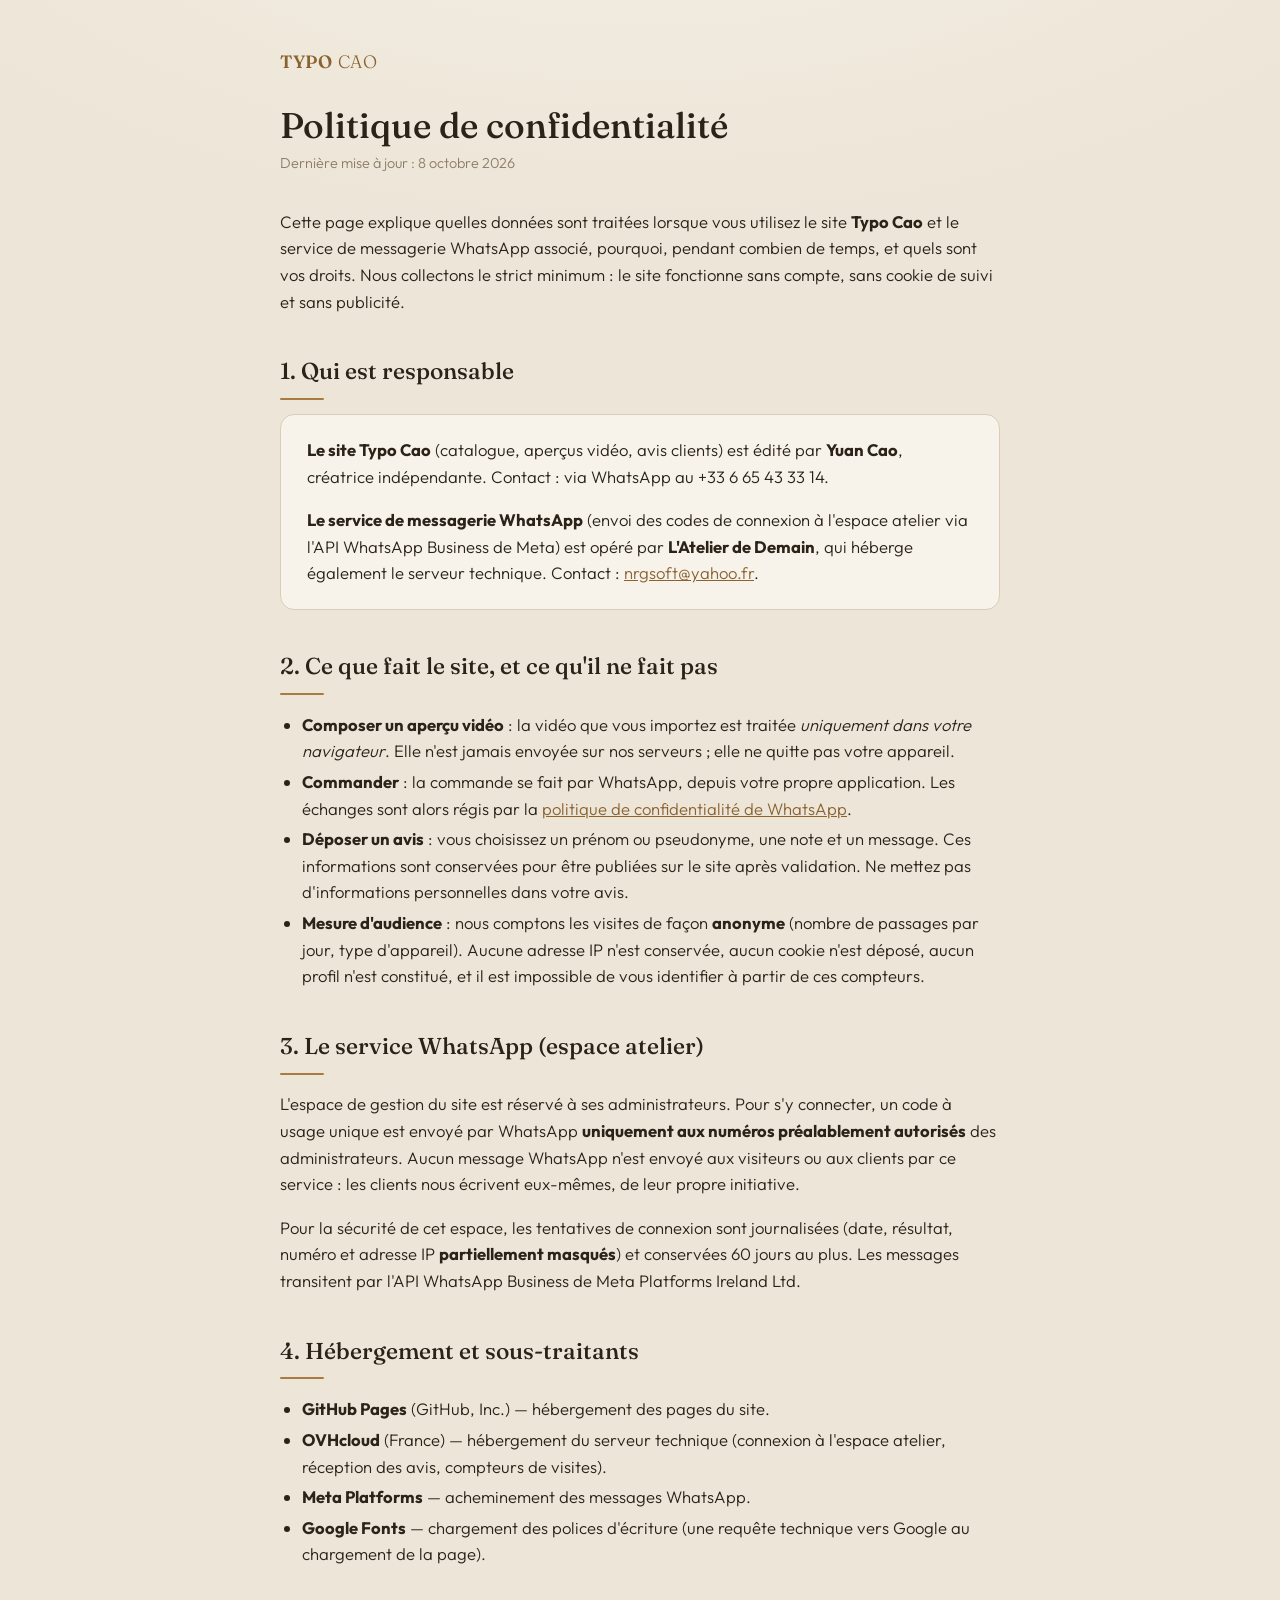
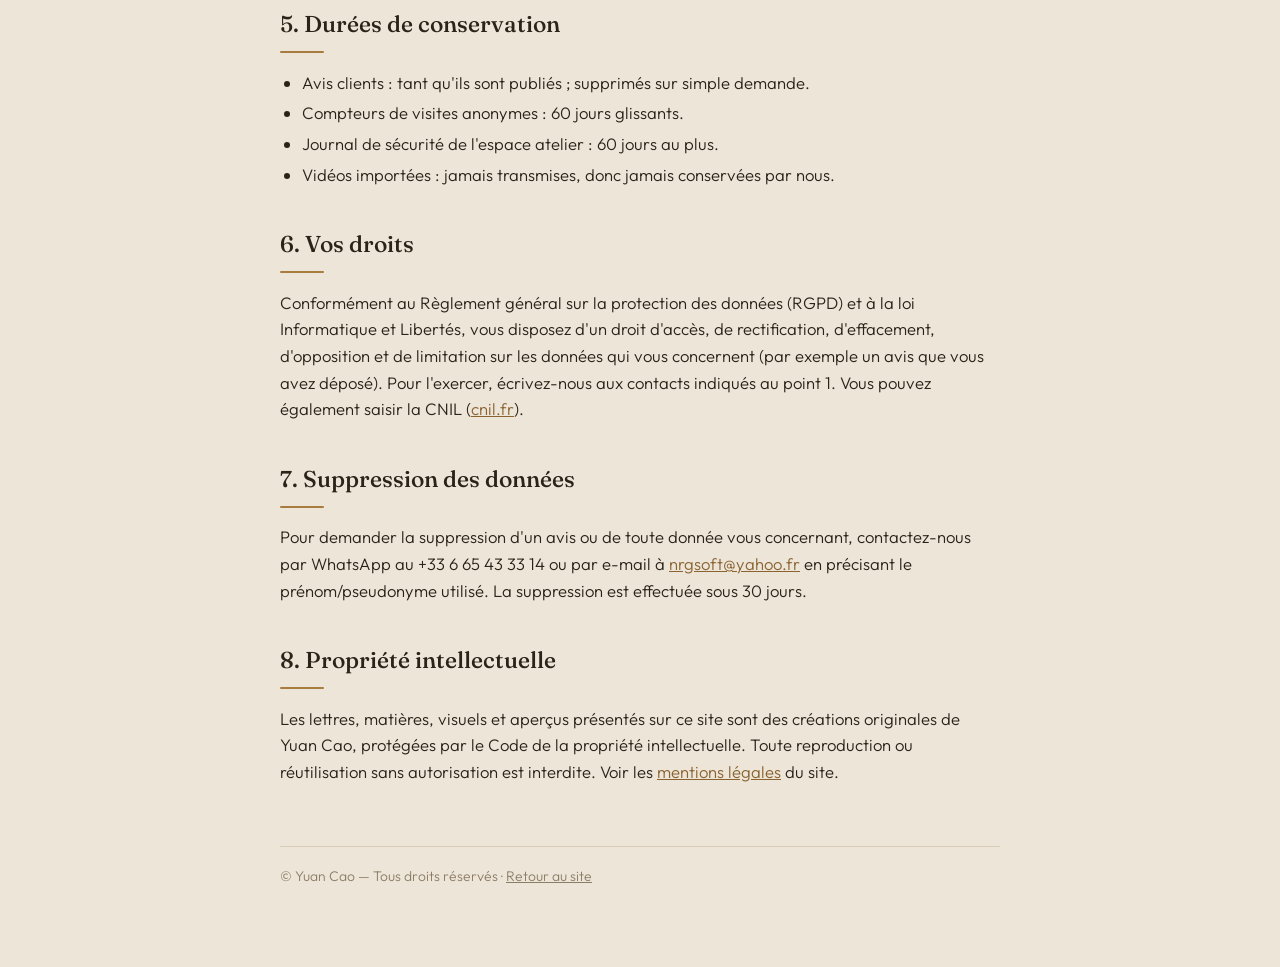
<file: confidentialite.html>
<!doctype html>
<html lang="fr">
<head>
<meta charset="utf-8">
<meta name="viewport" content="width=device-width,initial-scale=1">
<title>Politique de confidentialité — Typo Cao</title>
<meta name="description" content="Politique de confidentialité du site Typo Cao et du service de messagerie WhatsApp de L'Atelier de Demain.">
<link rel="stylesheet" href="https://fonts.googleapis.com/css2?family=Fraunces:opsz,wght@9..144,300;9..144,500;9..144,600&family=Outfit:wght@300;400;500;600&display=swap">
<style>
:root{
  --bg:#ece5d8;--surface:#f7f3eb;--fg:#2b2218;--muted:#8d7d67;--gold:#a87c3f;--gold-deep:#8a6330;--line:#d9cdb8;
  --display:"Fraunces",Georgia,serif;--body:"Outfit",system-ui,sans-serif;
}
*{box-sizing:border-box}
html{font-size:17px}
body{margin:0;background:var(--bg);background-image:radial-gradient(1200px 600px at 50% -200px,#f6f0e4 0%,var(--bg) 70%);color:var(--fg);font-family:var(--body);font-weight:300;line-height:1.6}
main{max-width:760px;margin:0 auto;padding:48px 20px 80px}
.marque{font-family:var(--display);font-weight:600;letter-spacing:.04em;font-size:1.05rem;color:var(--gold-deep);text-decoration:none}
.marque b{font-weight:300}
h1{font-family:var(--display);font-weight:500;font-size:2.1rem;margin:28px 0 6px;line-height:1.15}
.maj{color:var(--muted);font-size:.85rem;margin:0 0 34px}
h2{font-family:var(--display);font-weight:500;font-size:1.35rem;margin:38px 0 10px}
h2::after{content:"";display:block;width:44px;height:2px;background:var(--gold);margin-top:8px;border-radius:2px}
p,li{font-size:.98rem}
ul{padding-left:22px}
li{margin:4px 0}
a{color:var(--gold-deep)}
.carte{background:var(--surface);border:1px solid var(--line);border-radius:14px;padding:22px 26px;margin:14px 0}
.carte p:first-child{margin-top:0}
.carte p:last-child{margin-bottom:0}
footer{margin-top:60px;padding-top:18px;border-top:1px solid var(--line);color:var(--muted);font-size:.82rem}
footer a{color:var(--muted)}
</style>
</head>
<body>
<main>
  <a class="marque" href="./">TYPO <b>CAO</b></a>
  <h1>Politique de confidentialité</h1>
  <p class="maj">Dernière mise à jour : 8 octobre 2026</p>

  <p>Cette page explique quelles données sont traitées lorsque vous utilisez le site <strong>Typo Cao</strong> et le service de messagerie WhatsApp associé, pourquoi, pendant combien de temps, et quels sont vos droits. Nous collectons le strict minimum : le site fonctionne sans compte, sans cookie de suivi et sans publicité.</p>

  <h2>1. Qui est responsable</h2>
  <div class="carte">
    <p><strong>Le site Typo Cao</strong> (catalogue, aperçus vidéo, avis clients) est édité par <strong>Yuan Cao</strong>, créatrice indépendante. Contact : via WhatsApp au +33 6 65 43 33 14.</p>
    <p><strong>Le service de messagerie WhatsApp</strong> (envoi des codes de connexion à l'espace atelier via l'API WhatsApp Business de Meta) est opéré par <strong>L'Atelier de Demain</strong>, qui héberge également le serveur technique. Contact : <a href="mailto:nrgsoft@yahoo.fr">nrgsoft@yahoo.fr</a>.</p>
  </div>

  <h2>2. Ce que fait le site, et ce qu'il ne fait pas</h2>
  <ul>
    <li><strong>Composer un aperçu vidéo</strong> : la vidéo que vous importez est traitée <em>uniquement dans votre navigateur</em>. Elle n'est jamais envoyée sur nos serveurs ; elle ne quitte pas votre appareil.</li>
    <li><strong>Commander</strong> : la commande se fait par WhatsApp, depuis votre propre application. Les échanges sont alors régis par la <a href="https://www.whatsapp.com/legal/privacy-policy-eea" rel="noopener">politique de confidentialité de WhatsApp</a>.</li>
    <li><strong>Déposer un avis</strong> : vous choisissez un prénom ou pseudonyme, une note et un message. Ces informations sont conservées pour être publiées sur le site après validation. Ne mettez pas d'informations personnelles dans votre avis.</li>
    <li><strong>Mesure d'audience</strong> : nous comptons les visites de façon <strong>anonyme</strong> (nombre de passages par jour, type d'appareil). Aucune adresse IP n'est conservée, aucun cookie n'est déposé, aucun profil n'est constitué, et il est impossible de vous identifier à partir de ces compteurs.</li>
  </ul>

  <h2>3. Le service WhatsApp (espace atelier)</h2>
  <p>L'espace de gestion du site est réservé à ses administrateurs. Pour s'y connecter, un code à usage unique est envoyé par WhatsApp <strong>uniquement aux numéros préalablement autorisés</strong> des administrateurs. Aucun message WhatsApp n'est envoyé aux visiteurs ou aux clients par ce service : les clients nous écrivent eux-mêmes, de leur propre initiative.</p>
  <p>Pour la sécurité de cet espace, les tentatives de connexion sont journalisées (date, résultat, numéro et adresse IP <strong>partiellement masqués</strong>) et conservées 60 jours au plus. Les messages transitent par l'API WhatsApp Business de Meta Platforms Ireland Ltd.</p>

  <h2>4. Hébergement et sous-traitants</h2>
  <ul>
    <li><strong>GitHub Pages</strong> (GitHub, Inc.) — hébergement des pages du site.</li>
    <li><strong>OVHcloud</strong> (France) — hébergement du serveur technique (connexion à l'espace atelier, réception des avis, compteurs de visites).</li>
    <li><strong>Meta Platforms</strong> — acheminement des messages WhatsApp.</li>
    <li><strong>Google Fonts</strong> — chargement des polices d'écriture (une requête technique vers Google au chargement de la page).</li>
  </ul>

  <h2>5. Durées de conservation</h2>
  <ul>
    <li>Avis clients : tant qu'ils sont publiés ; supprimés sur simple demande.</li>
    <li>Compteurs de visites anonymes : 60 jours glissants.</li>
    <li>Journal de sécurité de l'espace atelier : 60 jours au plus.</li>
    <li>Vidéos importées : jamais transmises, donc jamais conservées par nous.</li>
  </ul>

  <h2>6. Vos droits</h2>
  <p>Conformément au Règlement général sur la protection des données (RGPD) et à la loi Informatique et Libertés, vous disposez d'un droit d'accès, de rectification, d'effacement, d'opposition et de limitation sur les données qui vous concernent (par exemple un avis que vous avez déposé). Pour l'exercer, écrivez-nous aux contacts indiqués au point 1. Vous pouvez également saisir la CNIL (<a href="https://www.cnil.fr" rel="noopener">cnil.fr</a>).</p>

  <h2>7. Suppression des données</h2>
  <p>Pour demander la suppression d'un avis ou de toute donnée vous concernant, contactez-nous par WhatsApp au +33 6 65 43 33 14 ou par e-mail à <a href="mailto:nrgsoft@yahoo.fr">nrgsoft@yahoo.fr</a> en précisant le prénom/pseudonyme utilisé. La suppression est effectuée sous 30 jours.</p>

  <h2>8. Propriété intellectuelle</h2>
  <p>Les lettres, matières, visuels et aperçus présentés sur ce site sont des créations originales de Yuan Cao, protégées par le Code de la propriété intellectuelle. Toute reproduction ou réutilisation sans autorisation est interdite. Voir les <a href="./">mentions légales</a> du site.</p>

  <footer>
    © Yuan Cao — Tous droits réservés · <a href="./">Retour au site</a>
  </footer>
</main>
</body>
</html>
</file>
<file: ui.css>
/* ===========================================================================
   Typo Cao — contrôles communs au site et à l'atelier.
   Une seule source pour les boutons, les champs et leurs états : les deux
   pages chargent ce fichier, puis n'y ajoutent que ce qui leur est propre.
   Les couleurs viennent des variables de chaque page (--gold, --line…).
   =========================================================================== */
:root{
  --ctl-h: 2.6rem;        /* hauteur de référence : boutons et champs */
  --ctl-h-sm: 2.15rem;    /* barres d'outils, bascules */
  --ctl-h-lg: 3.3rem;     /* action principale d'un écran */
  --ctl-r: 8px;           /* rayon des contrôles */
  --ctl-pad: 1.15em;      /* respiration horizontale */
  --ctl-fs: .85rem;       /* taille du texte des boutons */
  --ctl-ls: .06em;        /* interlettrage (tient aussi en chinois) */
  --champ-fs: 1rem;
  --anneau: 0 0 0 3px rgba(168,124,63,.22);
  --err: #a33b2e;
  --ok: #3d7a46;
}

/* ---------- boutons : une forme, quatre intentions ---------- */
button,
.btn{
  box-sizing:border-box;
  display:inline-flex;align-items:center;justify-content:center;gap:.5em;
  min-height:var(--ctl-h);padding:0 var(--ctl-pad);
  font-family:var(--body);font-weight:500;font-size:var(--ctl-fs);letter-spacing:var(--ctl-ls);line-height:1.2;
  border:1px solid var(--gold-deep);border-radius:var(--ctl-r);
  background:var(--gold-deep);color:#fdf9f1;
  cursor:pointer;white-space:nowrap;text-decoration:none;
  transition:background-color .18s,border-color .18s,color .18s,box-shadow .2s,transform .15s;
}
button:hover,.btn:hover{background:var(--gold);border-color:var(--gold)}

/* secondaire : le contour suffit */
button.ghost,.btn.ghost{background:transparent;color:var(--gold-deep);border-color:var(--gold-deep);box-shadow:none}
button.ghost:hover,.btn.ghost:hover{background:rgba(168,124,63,.1);color:var(--gold-deep);border-color:var(--gold)}

/* discret : ni fond ni bordure, pour les actions de service */
button.quiet,.btn.quiet{background:transparent;border-color:transparent;color:var(--muted);box-shadow:none}
button.quiet:hover,.btn.quiet:hover{background:rgba(168,124,63,.1);color:var(--gold-deep);border-color:transparent}

/* destructif : rouge au contour, jamais en aplat */
button.danger,.btn.danger{background:transparent;color:var(--err);border-color:var(--err);box-shadow:none}
button.danger:hover,.btn.danger:hover{background:rgba(163,59,46,.08);color:var(--err);border-color:var(--err)}

button.small,.btn.small{min-height:var(--ctl-h-sm);padding:0 .95em;font-size:.8rem}
button.large,.btn.large{min-height:var(--ctl-h-lg);padding:0 1.6em;font-size:.95rem;width:100%}
button:disabled,.btn:disabled,button[disabled]{opacity:.45;cursor:default;transform:none;pointer-events:none}

/* bouton rond : même hauteur que les autres, donc parfaitement aligné */
button.rond{width:var(--ctl-h);height:var(--ctl-h);min-height:0;padding:0;border-radius:50%;font-size:1rem;letter-spacing:0}
button.rond.small{width:var(--ctl-h-sm);height:var(--ctl-h-sm);font-size:.9rem}

/* bascule en pilule (langue, options actives) */
button.pilule{border-radius:999px;min-height:var(--ctl-h-sm);padding:0 1em;font-size:.78rem;background:transparent;color:var(--gold-deep);border-color:var(--gold-deep);box-shadow:none}
button.pilule:hover{background:rgba(168,124,63,.1)}
button.pilule.on,button[aria-pressed="true"].pilule{background:var(--gold-deep);color:#fdf9f1;border-color:var(--gold-deep)}

/* groupe segmenté : des boutons collés qui n'en forment qu'un */
.segment{display:inline-flex;border:1px solid var(--line);border-radius:999px;overflow:hidden;background:var(--surface);flex:none}
.segment button{min-height:var(--ctl-h-sm);padding:0 .9em;border:0;border-radius:0;background:transparent;color:var(--muted);font-size:.78rem;box-shadow:none}
.segment button:hover{background:rgba(168,124,63,.1);color:var(--gold-deep)}
.segment button.on{background:var(--gold-deep);color:#fdf9f1}

/* ---------- champs ---------- */
input[type=text],input[type=tel],input[type=url],input[type=number],input[type=password],input[type=email],input[type=search],select,textarea{
  box-sizing:border-box;width:100%;
  min-height:var(--ctl-h);padding:.6em .85em;
  font-family:var(--body);font-weight:400;font-size:var(--champ-fs);color:var(--fg);
  background:#fffdf8;border:1px solid var(--line);border-radius:var(--ctl-r);
  outline:none;transition:border-color .18s,box-shadow .2s;
}
textarea{min-height:5.5rem;resize:vertical;line-height:1.6}
input::placeholder,textarea::placeholder{color:var(--muted);opacity:1}
input:hover,select:hover,textarea:hover{border-color:var(--gold)}
input:focus,select:focus,textarea:focus{border-color:var(--gold);box-shadow:var(--anneau)}
input:disabled,textarea:disabled,select:disabled{opacity:.6;cursor:default}

/* étiquette de champ : lisible, pas criée */
label.f{display:block;font-size:.82rem;font-weight:500;letter-spacing:.01em;text-transform:none;color:var(--muted);margin:16px 0 7px}

/* ---------- champ fichier habillé ---------- */
.fichier{display:flex;align-items:center;gap:12px;flex-wrap:wrap}
.fichier input[type=file]{position:absolute;width:1px;height:1px;opacity:0;pointer-events:none}
.fichier .fichier-btn{
  box-sizing:border-box;display:inline-flex;align-items:center;gap:.5em;
  min-height:var(--ctl-h);padding:0 var(--ctl-pad);
  font-family:var(--body);font-weight:500;font-size:var(--ctl-fs);letter-spacing:var(--ctl-ls);
  border:1px solid var(--gold-deep);border-radius:var(--ctl-r);
  background:transparent;color:var(--gold-deep);cursor:pointer;white-space:nowrap;
  transition:background-color .18s,border-color .18s;
}
.fichier .fichier-btn:hover{background:rgba(168,124,63,.1);border-color:var(--gold)}
.fichier .fichier-nom{color:var(--muted);font-size:.86rem;min-width:0;overflow:hidden;text-overflow:ellipsis;white-space:nowrap}
.fichier input[type=file]:focus-visible + .fichier-btn{box-shadow:var(--anneau);border-color:var(--gold)}

/* ---------- focus clavier : un seul signal, partout ---------- */
:where(button,a,input,select,textarea,[tabindex]):focus-visible{
  outline:2px solid var(--gold-deep);outline-offset:2px;border-radius:var(--ctl-r);
}

@media (prefers-reduced-motion:reduce){
  button,.btn,input,select,textarea,.fichier .fichier-btn{transition:none}
}
</file>
